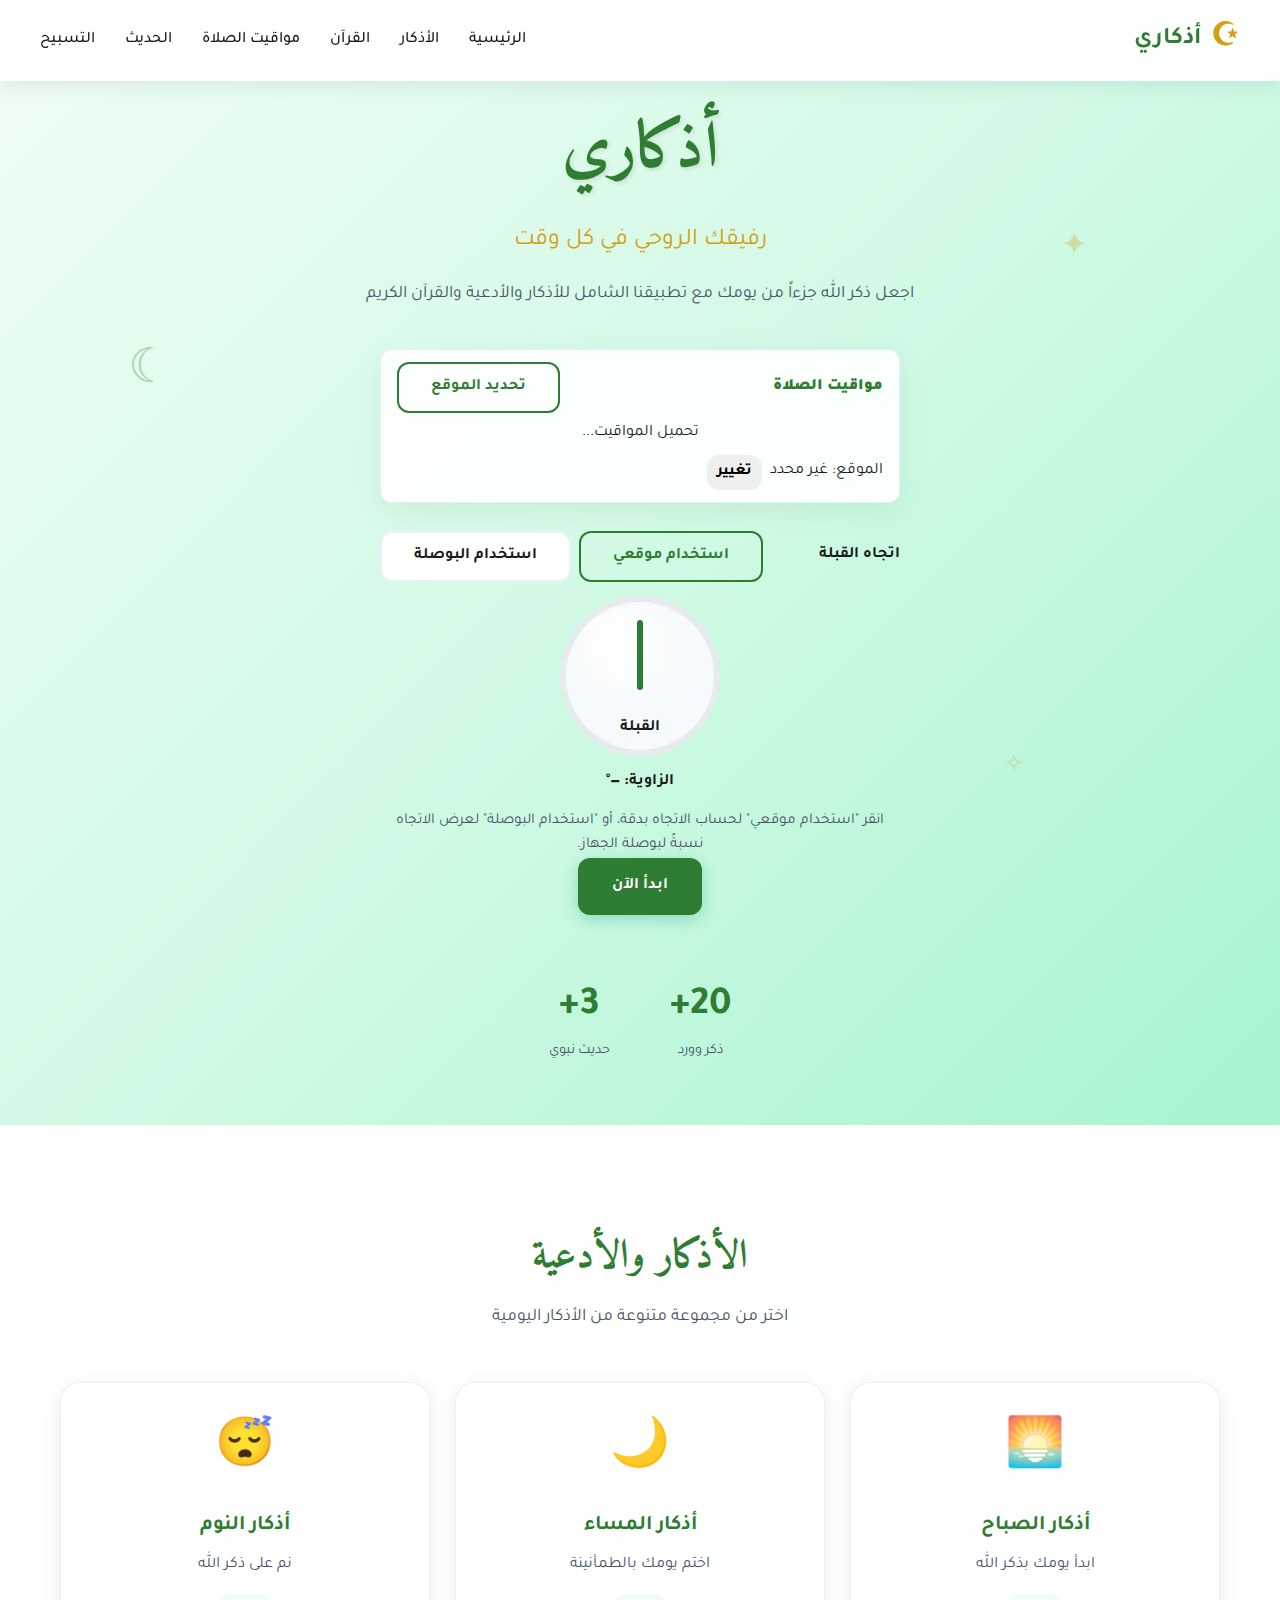
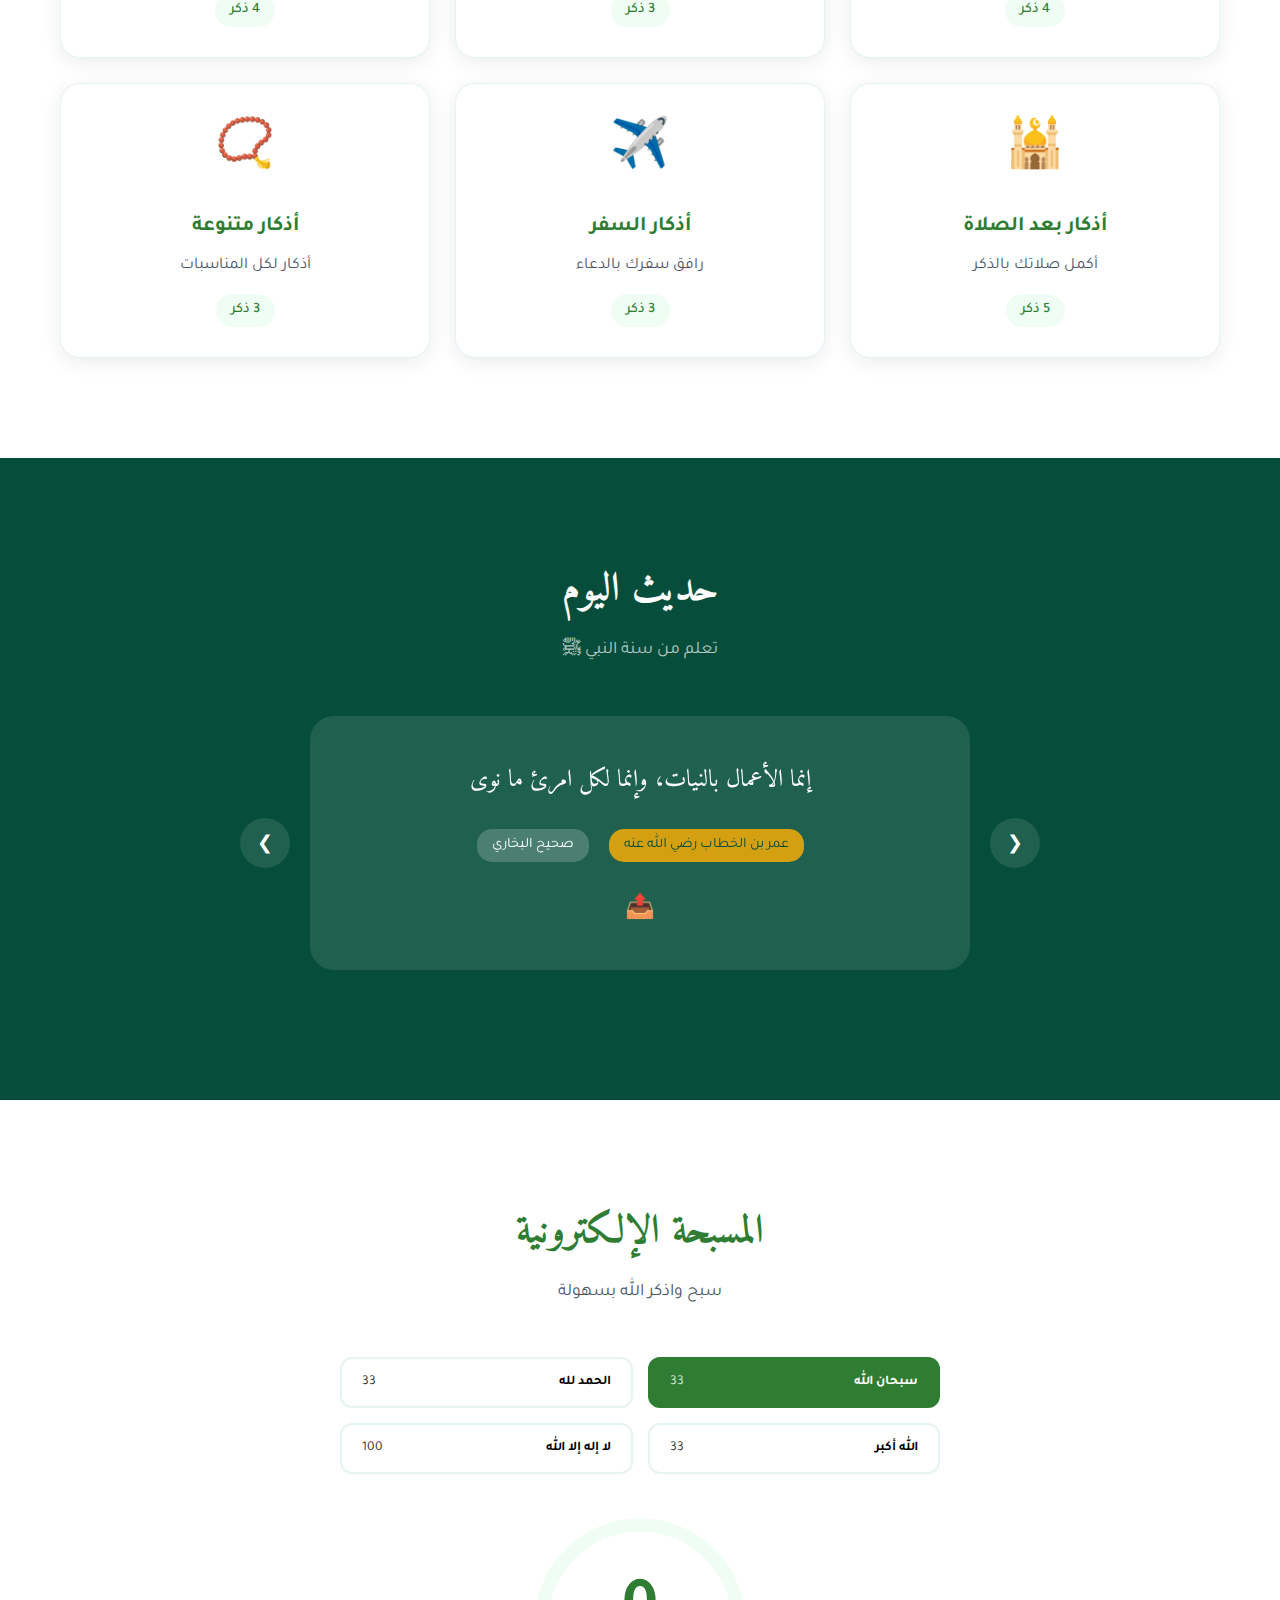
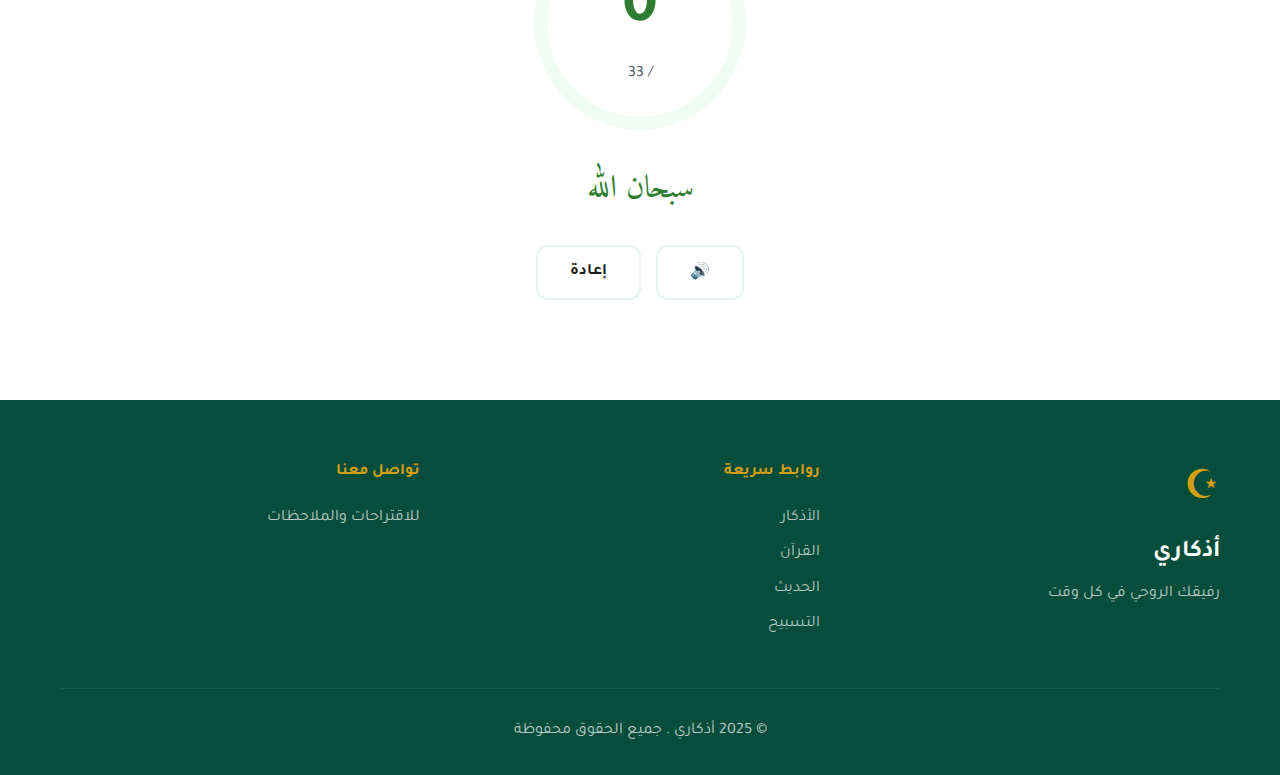
<file: index.html>
<!DOCTYPE html>
<html lang="ar" dir="rtl">
<head>
    <meta charset="UTF-8">
    <meta name="viewport" content="width=device-width, initial-scale=1.0">
    <meta name="referrer" content="no-referrer"/>
    <title>أذكاري  - Smart Azkar</title>
    <meta name="description" content="تطبيق إسلامي شامل للأذكار والقرآن والأحاديث والتسبيح">
    <link rel="preconnect" href="https://fonts.googleapis.com">
    <link rel="preconnect" href="https://fonts.gstatic.com" crossorigin>
    <link href="https://fonts.googleapis.com/css2?family=Amiri:wght@400;700&family=Tajawal:wght@300;400;500;700&display=swap" rel="stylesheet">
    <link rel="stylesheet" href="styles.css">
    <!-- styles loaded from styles.css -->
</head>
<body>
    <!-- Header -->
    <header class="header">
        <nav class="nav">
            <div class="logo">
                <span class="logo-icon">☪</span>
                <span class="logo-text">أذكاري</span>
            </div>
            <ul class="nav-links">
                <li><a href="#home">الرئيسية</a></li>
                <li><a href="#azkar">الأذكار</a></li>
                <li><a href="quran/index.html">القرآن</a></li>
                <li><a href="prayer.html">مواقيت الصلاة</a></li>
                <li><a href="#hadith">الحديث</a></li>
                <li><a href="#tasbeeh">التسبيح</a></li>
            </ul>
            <button class="mobile-menu-btn" onclick="toggleMobileMenu()">☰</button>
        </nav>
        <div class="mobile-menu" id="mobileMenu">
            <a href="#home" onclick="closeMobileMenu()">الرئيسية</a>
            <a href="#azkar" onclick="closeMobileMenu()">الأذكار</a>
            <a href="quran/index.html" onclick="closeMobileMenu()">القرآن</a>
            <a href="prayer.html" onclick="closeMobileMenu()">مواقيت الصلاة</a>
            <a href="#hadith" onclick="closeMobileMenu()">الحديث</a>
            <a href="#tasbeeh" onclick="closeMobileMenu()">التسبيح</a>
        </div>
    </header>

    <!-- Hero Section -->
    <section class="hero" id="home">
        <div class="hero-decorations">
            <span class="decoration star">✦</span>
            <span class="decoration moon">☾</span>
            <span class="decoration sparkle">✧</span>
        </div>
        <div class="hero-content">
            <h1 class="hero-title">أذكاري </h1>
            <p class="hero-subtitle">رفيقك الروحي في كل وقت</p>
            <p class="hero-description">
                اجعل ذكر الله جزءاً من يومك مع تطبيقنا الشامل للأذكار والأدعية والقرآن الكريم
            </p>
            <!-- Prayer times widget -->
            <div id="prayer"></div>
            <div class="hero-prayer-widget" id="prayerWidget">
                <div class="prayer-header">
                    <strong>مواقيت الصلاة</strong>
                    <button class="btn btn-outline" id="prayerSettingsBtn">تحديد الموقع</button>
                </div>
                <div class="prayer-list" id="prayerList">
                    <p class="muted">تحميل المواقيت...</p>
                </div>
                <div style="margin-top:8px;display:flex;gap:8px;align-items:center;">
                    <div class="muted" id="prayerLocationDisplay">الموقع: <span id="prayerLocationName">غير محدد</span></div>
                    <button class="btn btn-small" id="editPrayerLocationBtn" style="padding:6px 8px;">تغيير</button>
                </div>
            </div>
            <!-- Qibla Finder (moved to main interface) -->
            <div id="qiblaFinder" style="margin:18px auto 0;max-width:520px;display:flex;gap:14px;align-items:center;flex-direction:column;">
                <div style="display:flex;gap:12px;width:100%;justify-content:space-between;align-items:center;">
                    <strong>اتجاه القبلة</strong>
                    <div style="display:flex;gap:8px;align-items:center;">
                        <button class="btn btn-outline" id="qiblaUseGeoBtn">استخدام موقعي</button>
                        <button class="btn btn-secondary" id="qiblaUseDeviceBtn">استخدام البوصلة</button>
                    </div>
                </div>
                <div id="qiblaCompass" style="width:160px;height:160px;border-radius:50%;border:6px solid rgba(0,0,0,0.06);display:flex;align-items:center;justify-content:center;position:relative;background:radial-gradient(circle at 40% 30%, #fff 0%, #f7fafc 40%);">
                    <div id="qiblaArrow" style="width:6px;height:70px;background:var(--primary);position:absolute;top:18px;border-radius:6px;transform-origin:50% 80%;transform:rotate(0deg);"></div>
                    <div style="position:absolute;bottom:8px;font-weight:700;">القبلة</div>
                </div>
                <div id="qiblaDegree" style="font-weight:700;color:var(--foreground);">الزاوية: —°</div>
                <div id="qiblaHelp" style="color:var(--foreground-light);font-size:0.95rem;">انقر "استخدام موقعي" لحساب الاتجاه بدقة، أو "استخدام البوصلة" لعرض الاتجاه نسبةً لبوصلة الجهاز.</div>
            </div>
            <div class="hero-buttons">
                <a href="#azkar" class="btn btn-primary">ابدأ الآن</a>
            </div>
            <div class="hero-stats">
                <div class="stat">
                    <span class="stat-number">20+</span>
                    <span class="stat-label">ذكر وورد</span>
                </div>
                <div class="stat">
                    <span class="stat-number">3+</span>
                    <span class="stat-label">حديث نبوي</span>
                </div>
                
            </div>
        </div>
    </section>

        <!-- Location modal for prayer settings (same as prayer.html) -->
        <div id="locationModal" class="modal">
            <div class="modal-content" style="max-width:420px;direction:rtl;text-align:right;">
                <div class="modal-header">
                    <h3>تحديد المدينة</h3>
                    <button class="modal-close" id="closeLocationModal">×</button>
                </div>
                <div class="modal-body">
                    <label>المدينة (مثال: Riyadh):<br><input type="text" id="locCity" style="width:100%;padding:8px;margin-top:6px;" placeholder="المدينة"></label>
                    <label style="margin-top:10px;display:block;">الدولة (اختياري - مثال: Saudi Arabia):<br><input type="text" id="locCountry" style="width:100%;padding:8px;margin-top:6px;" placeholder="الدولة"></label>
                    <p class="muted" style="margin-top:8px;">يمكنك ترك الدولة فارغة إذا أردت. انقر حفظ لاختبار المواقيت.</p>
                </div>
                <div class="modal-footer" style="text-align:left;margin-top:12px;">
                    <button class="btn btn-secondary" id="saveLocationBtn">حفظ</button>
                    <button class="btn btn-outline" id="cancelLocationBtn">إلغاء</button>
                </div>
            </div>
        </div>
        <!-- Geolocation permission help modal -->
        <div id="locationPermissionModal" class="modal">
            <div class="modal-content" style="max-width:520px;direction:rtl;text-align:right;padding:20px;">
                <div class="modal-header">
                    <h3>الوصول إلى الموقع</h3>
                    <button class="modal-close" id="closePermissionModal">×</button>
                </div>
                <div class="modal-body">
                    <p>تعذر الوصول إلى موقعك. يرجى التحقق من إعدادات أذونات الموقع في متصفحك أو نظام التشغيل ثم المحاولة مرة أخرى.</p>
                    <ol>
                        <li>تأكد من أن المتصفح لديه إذن الوصول إلى الموقع.</li>
                        <li>على الهاتف: افتح إعدادات التطبيق أو إعدادات المتصفح واختر السماح بالموقع.</li>
                        <li>أعد تحميل الصفحة ثم اضغط "إعادة المحاولة".</li>
                    </ol>
                    <p class="muted">إذا لم تنجح، يمكنك إدخال مدينتك يدوياً واستخدام زر "استخدام موقعي" مرة أخرى بعد تعديل الأذونات.</p>
                </div>
                <div class="modal-footer" style="text-align:left;">
                    <button class="btn btn-primary" id="retryGeolocationBtn">إعادة المحاولة</button>
                    <button class="btn btn-outline" id="dismissPermissionModal">إغلاق</button>
                </div>
            </div>
        </div>

    <!-- Azkar Section -->
    <section class="azkar-section" id="azkar">
        <div class="container">
            <div class="section-header">
                <h2 class="section-title">الأذكار والأدعية</h2>
                <p class="section-subtitle">اختر من مجموعة متنوعة من الأذكار اليومية</p>
            </div>
            <div class="azkar-grid">
                <div class="azkar-card" onclick="openAzkarModal('morning')">
                    <div class="azkar-icon">🌅</div>
                    <h3>أذكار الصباح</h3>
                    <p>ابدأ يومك بذكر الله</p>
                    <span class="azkar-count">4 ذكر</span>
                </div>
                <div class="azkar-card" onclick="openAzkarModal('evening')">
                    <div class="azkar-icon">🌙</div>
                    <h3>أذكار المساء</h3>
                    <p>اختم يومك بالطمأنينة</p>
                    <span class="azkar-count">3 ذكر</span>
                </div>
                <div class="azkar-card" onclick="openAzkarModal('sleep')">
                    <div class="azkar-icon">😴</div>
                    <h3>أذكار النوم</h3>
                    <p>نم على ذكر الله</p>
                    <span class="azkar-count">4 ذكر</span>
                </div>
                <div class="azkar-card" onclick="openAzkarModal('prayer')">
                    <div class="azkar-icon">🕌</div>
                    <h3>أذكار بعد الصلاة</h3>
                    <p>أكمل صلاتك بالذكر</p>
                    <span class="azkar-count">5 ذكر</span>
                </div>
                <div class="azkar-card" onclick="openAzkarModal('travel')">
                    <div class="azkar-icon">✈️</div>
                    <h3>أذكار السفر</h3>
                    <p>رافق سفرك بالدعاء</p>
                    <span class="azkar-count">3 ذكر</span>
                </div>
                <div class="azkar-card" onclick="openAzkarModal('general')">
                    <div class="azkar-icon">📿</div>
                    <h3>أذكار متنوعة</h3>
                    <p>أذكار لكل المناسبات</p>
                    <span class="azkar-count">3 ذكر</span>
                </div>
            </div>
        </div>
    </section>


    <!-- Hadith Section -->
    <section class="hadith-section" id="hadith">
        <div class="container">
            <div class="section-header">
                <h2 class="section-title">حديث اليوم</h2>
                <p class="section-subtitle">تعلم من سنة النبي ﷺ</p>
            </div>
            <div class="hadith-carousel">
                <button class="carousel-btn prev" onclick="prevHadith()">❮</button>
                <div class="hadith-card" id="hadithCard">
                    <div class="hadith-content">
                        <p class="hadith-text" id="hadithText"></p>
                        <div class="hadith-info">
                            <span class="hadith-narrator" id="hadithNarrator"></span>
                            <span class="hadith-source" id="hadithSource"></span>
                        </div>
                    </div>
                    <div class="hadith-actions">
                        <button class="btn-icon" onclick="shareHadith()">📤</button>
                    </div>
                </div>
                <button class="carousel-btn next" onclick="nextHadith()">❯</button>
            </div>
            <div class="hadith-dots" id="hadithDots"></div>
        </div>
    </section>

    <!-- Tasbeeh Section -->
    <section class="tasbeeh-section" id="tasbeeh">
        <div class="container">
            <div class="section-header">
                <h2 class="section-title">المسبحة الإلكترونية</h2>
                <p class="section-subtitle">سبح واذكر الله بسهولة</p>
            </div>
            <div class="tasbeeh-container">
                <div class="tasbeeh-options">
                    <button class="tasbeeh-option active" data-target="33" onclick="selectTasbeeh(this, 'سبحان الله', 33)">
                        <span class="option-text">سبحان الله</span>
                        <span class="option-count">33</span>
                    </button>
                    <button class="tasbeeh-option" data-target="33" onclick="selectTasbeeh(this, 'الحمد لله', 33)">
                        <span class="option-text">الحمد لله</span>
                        <span class="option-count">33</span>
                    </button>
                    <button class="tasbeeh-option" data-target="33" onclick="selectTasbeeh(this, 'الله أكبر', 33)">
                        <span class="option-text">الله أكبر</span>
                        <span class="option-count">33</span>
                    </button>
                    <button class="tasbeeh-option" data-target="100" onclick="selectTasbeeh(this, 'لا إله إلا الله', 100)">
                        <span class="option-text">لا إله إلا الله</span>
                        <span class="option-count">100</span>
                    </button>
                </div>
                <div class="tasbeeh-counter">
                    <div class="counter-circle" onclick="incrementCounter()">
                        <svg class="progress-ring" viewBox="0 0 200 200">
                            <circle class="progress-ring-bg" cx="100" cy="100" r="90"></circle>
                            <circle class="progress-ring-fill" id="progressRing" cx="100" cy="100" r="90"></circle>
                        </svg>
                        <div class="counter-content">
                            <span class="counter-number" id="counterNumber">0</span>
                            <span class="counter-target" id="counterTarget">/ 33</span>
                        </div>
                    </div>
                    <div class="tasbeeh-text">
                        <p class="tasbeeh-arabic" id="tasbeehArabic">سبحان الله</p>
                        <p class="tasbeeh-translation" id="tasbeehTranslation"></p>
                    </div>
                    <div class="tasbeeh-controls">
                        <button class="btn btn-secondary" onclick="toggleSound()">
                            <span id="soundIcon">🔊</span>
                        </button>
                        <button class="btn btn-secondary" onclick="resetCounter()">إعادة</button>
                    </div>
                </div>
            </div>
        </div>
    </section>

    <!-- Footer -->
    <footer class="footer">
        <div class="container">
            <div class="footer-content">
                <div class="footer-brand">
                    <span class="logo-icon">☪</span>
                    <span class="logo-text">أذكاري </span>
                    <p>رفيقك الروحي في كل وقت</p>
                </div>
                <div class="footer-links">
                    <h4>روابط سريعة</h4>
                    <a href="#azkar">الأذكار</a>
                        <a href="quran/index.html">القرآن</a>
                        <a href="#hadith">الحديث</a>
                        <a href="#tasbeeh">التسبيح</a>
                </div>
                <div class="footer-contact">
                    <h4>تواصل معنا</h4>
                    <p>للاقتراحات والملاحظات</p>
                </div>
            </div>
            <div class="footer-bottom">
                <p>© 2025 أذكاري . جميع الحقوق محفوظة</p>
            </div>
        </div>
    </footer>

    <!-- Azkar Modal -->
    <div class="modal" id="azkarModal">
        <div class="modal-content">
            <div class="modal-header">
                <h3 id="modalTitle">أذكار الصباح</h3>
                <button class="modal-close" onclick="closeAzkarModal()">×</button>
            </div>
            <div class="modal-body" id="modalBody">
                <!-- Azkar will be loaded here -->
            </div>
        </div>
    </div>

    <script src="script.js"></script>
    <!-- Toast container -->
    <div id="toastContainer" aria-live="polite" aria-atomic="true" style="position:fixed;bottom:20px;left:20px;z-index:9999"></div>
</body>
</html>
</file>
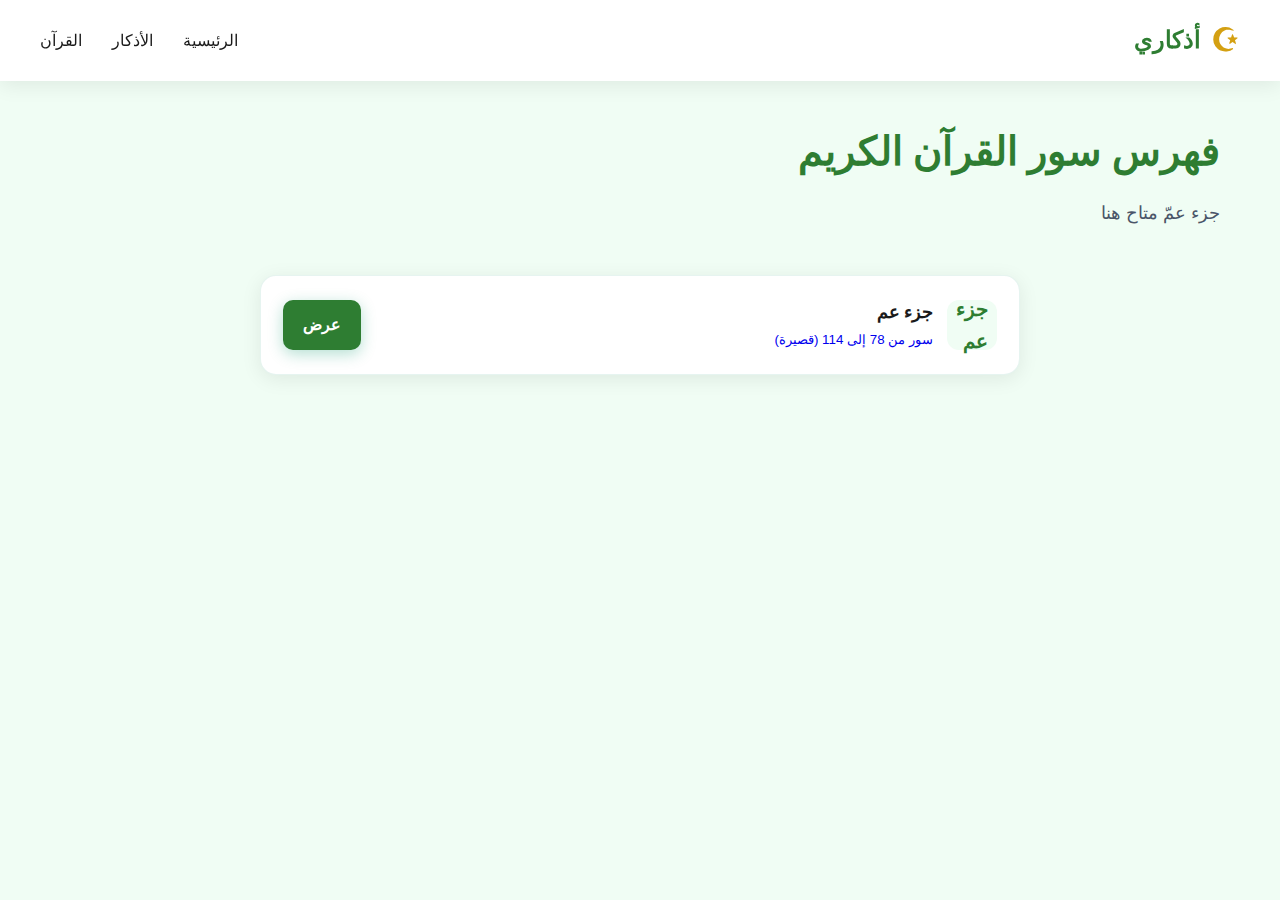
<file: quran/index.html>
<!doctype html>
<html lang="ar" dir="rtl">
<head>
  <meta charset="utf-8">
  <meta name="referrer" content="no-referrer"/>
  <meta name="viewport" content="width=device-width,initial-scale=1">
  <title>فهرس القرآن — أذكاري الذكية</title>
  <link rel="stylesheet" href="../styles.css">
</head>
<body>
  <header class="header">
    <nav class="nav">
      <div class="logo"><span class="logo-icon">☪</span><span class="logo-text">أذكاري</span></div>
      <ul class="nav-links">
        <li><a href="../index.html">الرئيسية</a></li>
        <li><a href="../azkar.html">الأذكار</a></li>
        <li><a href="../quran/index.html" class="active">القرآن</a></li>
      </ul>
    </nav>
  </header>

  <main class="container" id="top" style="padding-top:120px;text-align:right;">
    <h1 class="section-title">فهرس سور القرآن الكريم</h1>
    <p class="section-subtitle">جزء عمّ متاح هنا</p>

    <div style="display:flex;justify-content:center;align-items:center;padding:48px 0;">
      <a href="./juz30.html" class="surah-card" style="max-width:760px;width:100%;display:flex;align-items:center;justify-content:space-between;padding:22px;border-radius:16px;text-decoration:none;">
        <div style="display:flex;gap:14px;align-items:center;">
          <span class="surah-number" style="font-size:1.25rem;font-weight:800;background:var(--background);padding:10px 14px;border-radius:12px;color:var(--primary);">جزء عم</span>
          <div class="surah-info" style="text-align:right;">
            <h4 style="margin:0;font-family:var(--font-arabic);">جزء عم</h4>
            <small class="muted">سور من 78 إلى 114 (قصيرة)</small>
          </div>
        </div>
        <span class="btn btn-primary" style="padding:10px 18px;border-radius:10px;">عرض</span>
      </a>
    </div>
  </main>

  <script src="../script.js"></script>
</body>
</html>
</file>
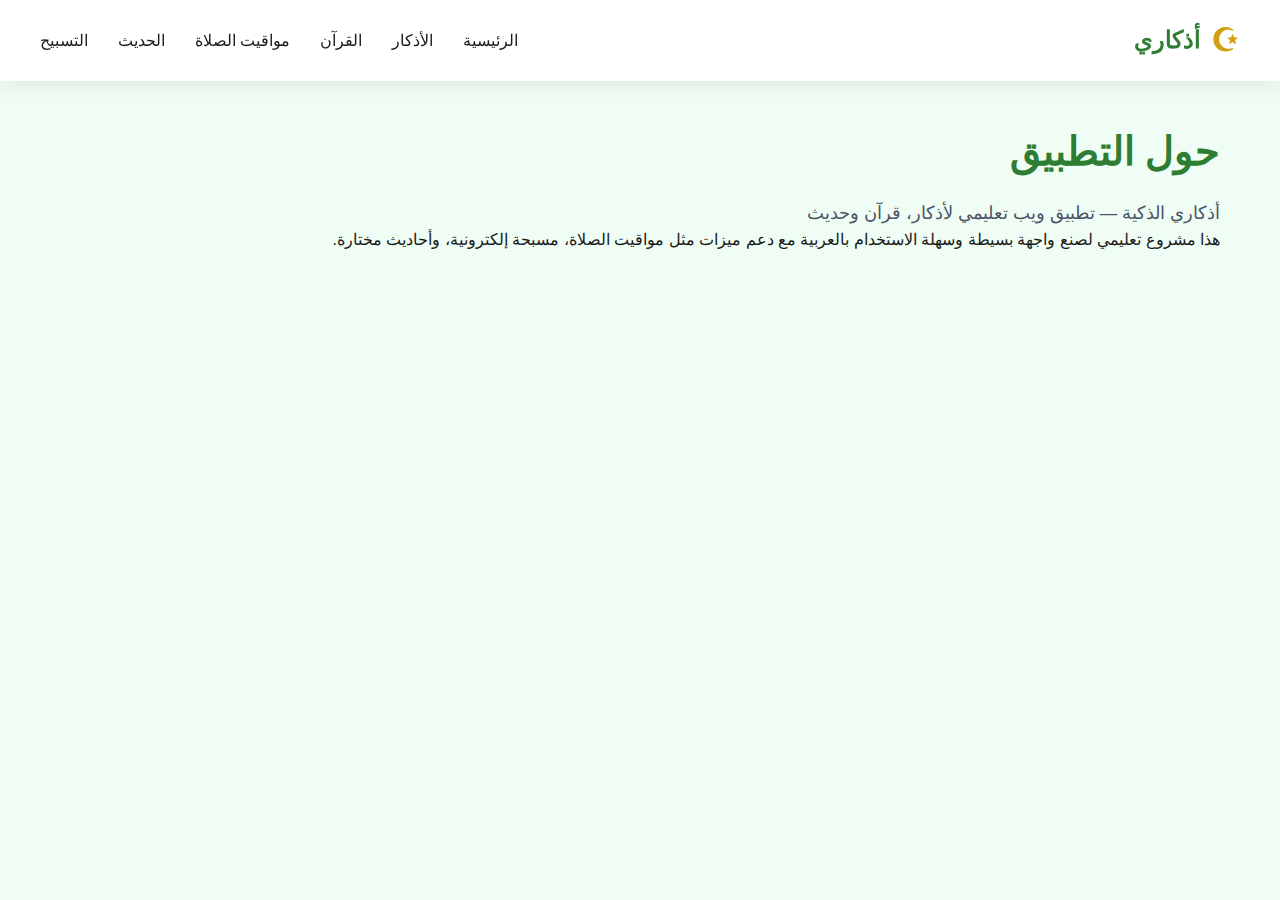
<file: about.html>
<!DOCTYPE html>
<html lang="ar" dir="rtl">
<head>
  <meta charset="utf-8">
  <meta name="viewport" content="width=device-width, initial-scale=1">
  <title>حول التطبيق - أذكاري الذكية</title>
  <link rel="stylesheet" href="styles.css">
</head>
<body>
  <header class="header">
    <nav class="nav">
      <div class="logo"><span class="logo-icon">☪</span><span class="logo-text">أذكاري</span></div>
      <ul class="nav-links">
        <li><a href="index.html">الرئيسية</a></li>
        <li><a href="azkar.html">الأذكار</a></li>
        <li><a href="quran/index.html">القرآن</a></li>
        <li><a href="prayer.html">مواقيت الصلاة</a></li>
        <li><a href="hadith.html">الحديث</a></li>
        <li><a href="tasbeeh.html">التسبيح</a></li>
      </ul>
    </nav>
  </header>

  <main class="container" style="padding-top:120px;">
    <h2 class="section-title">حول التطبيق</h2>
    <p class="section-subtitle">أذكاري الذكية — تطبيق ويب تعليمي لأذكار، قرآن وحديث</p>
    <p>هذا مشروع تعليمي لصنع واجهة بسيطة وسهلة الاستخدام بالعربية مع دعم ميزات مثل مواقيت الصلاة، مسبحة إلكترونية، وأحاديث مختارة.</p>
  </main>

  <script src="script.js"></script>
</body>
</html>
</file>
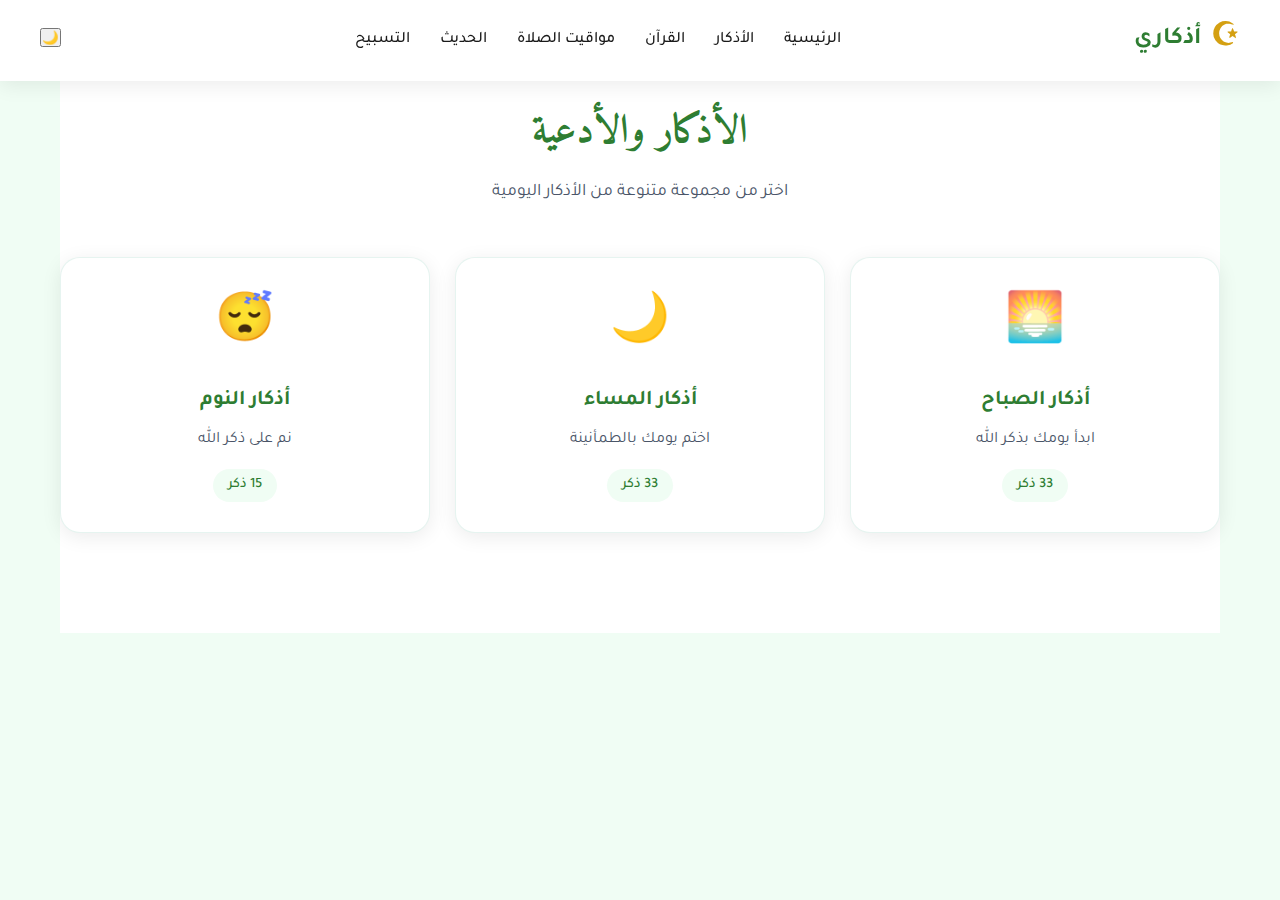
<file: azkar.html>
<!DOCTYPE html>
<html lang="ar" dir="rtl">
<head>
    <meta charset="utf-8">
    <meta name="viewport" content="width=device-width, initial-scale=1">
    <title>الأذكار - أذكاري الذكية</title>
    <link href="https://fonts.googleapis.com/css2?family=Amiri:wght@400;700&family=Tajawal:wght@300;400;500;700&display=swap" rel="stylesheet">
    <link rel="stylesheet" href="styles.css">
</head>
<body>
    <!-- Header (shared) -->
    <header class="header">
        <nav class="nav">
            <div class="logo"><span class="logo-icon">☪</span><span class="logo-text">أذكاري</span></div>
            <ul class="nav-links">
                <li><a href="index.html">الرئيسية</a></li>
                <li><a href="azkar.html" class="active">الأذكار</a></li>
                <li><a href="quran/index.html">القرآن</a></li>
                <li><a href="prayer.html">مواقيت الصلاة</a></li>
                <li><a href="hadith.html">الحديث</a></li>
                <li><a href="tasbeeh.html">التسبيح</a></li>
            </ul>
            <div class="nav-actions">
                <button id="toggle-theme" class="theme-toggle">🌙</button>
                <button class="mobile-menu-btn" onclick="toggleMobileMenu()">☰</button>
            </div>
        </nav>
        <div class="mobile-menu" id="mobileMenu">
            <a href="index.html" onclick="closeMobileMenu()">الرئيسية</a>
            <a href="azkar.html" onclick="closeMobileMenu()">الأذكار</a>
            <a href="quran/index.html" onclick="closeMobileMenu()">القرآن</a>
            <a href="prayer.html" onclick="closeMobileMenu()">مواقيت الصلاة</a>
            <a href="hadith.html" onclick="closeMobileMenu()">الحديث</a>
            <a href="tasbeeh.html" onclick="closeMobileMenu()">التسبيح</a>
        </div>
    </header>

    <main class="container">
        <section class="azkar-section">
            <div class="section-header"><h2 class="section-title">الأذكار والأدعية</h2><p class="section-subtitle">اختر من مجموعة متنوعة من الأذكار اليومية</p></div>
            <div class="azkar-grid">
                <div class="azkar-card" onclick="openAzkarModal('morning')">
                    <div class="azkar-icon">🌅</div>
                    <h3>أذكار الصباح</h3>
                    <p>ابدأ يومك بذكر الله</p>
                    <span class="azkar-count">33 ذكر</span>
                </div>
                <div class="azkar-card" onclick="openAzkarModal('evening')">
                    <div class="azkar-icon">🌙</div>
                    <h3>أذكار المساء</h3>
                    <p>اختم يومك بالطمأنينة</p>
                    <span class="azkar-count">33 ذكر</span>
                </div>
                <div class="azkar-card" onclick="openAzkarModal('sleep')">
                    <div class="azkar-icon">😴</div>
                    <h3>أذكار النوم</h3>
                    <p>نم على ذكر الله</p>
                    <span class="azkar-count">15 ذكر</span>
                </div>
            </div>
        </section>
    </main>

    <div class="modal" id="azkarModal"><div class="modal-content"><div class="modal-header"><h3 id="modalTitle">أذكار</h3><button class="modal-close" onclick="closeAzkarModal()">×</button></div><div class="modal-body" id="modalBody"></div></div></div>

    <script src="script.js"></script>
</body>
</html>
</file>
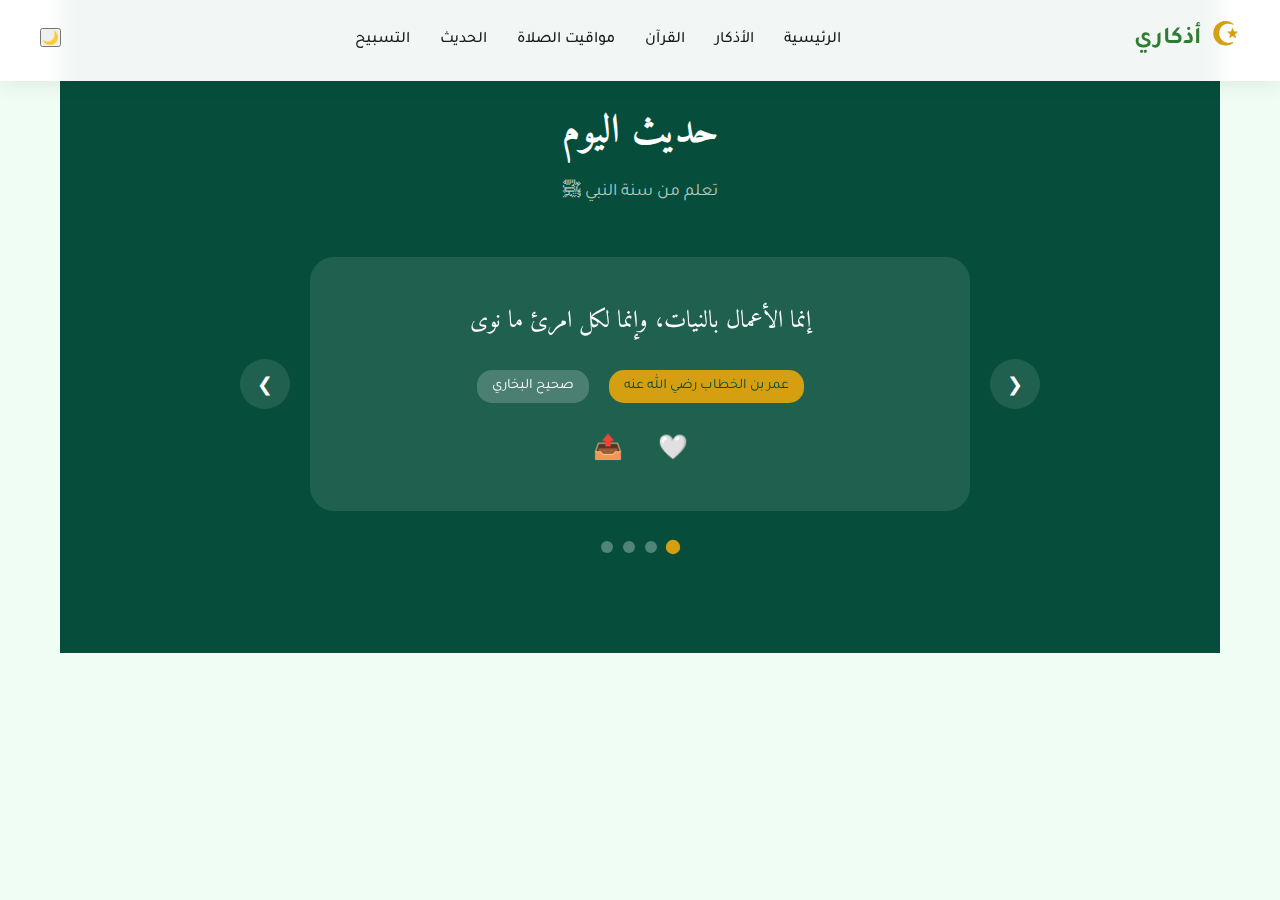
<file: hadith.html>
<!DOCTYPE html>
<html lang="ar" dir="rtl">
<head>
    <meta charset="utf-8">
    <meta name="viewport" content="width=device-width, initial-scale=1">
    <title>الأحاديث - أذكاري الذكية</title>
    <link href="https://fonts.googleapis.com/css2?family=Amiri:wght@400;700&family=Tajawal:wght@300;400;500;700&display=swap" rel="stylesheet">
    <link rel="stylesheet" href="styles.css">
</head>
<body>
    <header class="header">
        <nav class="nav">
            <div class="logo"><span class="logo-icon">☪</span><span class="logo-text">أذكاري</span></div>
            <ul class="nav-links">
                <li><a href="index.html">الرئيسية</a></li>
                <li><a href="azkar.html">الأذكار</a></li>
                <li><a href="quran/index.html">القرآن</a></li>
                <li><a href="prayer.html">مواقيت الصلاة</a></li>
                <li><a href="hadith.html" class="active">الحديث</a></li>
                <li><a href="tasbeeh.html">التسبيح</a></li>
            </ul>
            <div class="nav-actions">
                <button id="toggle-theme" class="theme-toggle">🌙</button>
                <button class="mobile-menu-btn" onclick="toggleMobileMenu()">☰</button>
            </div>
        </nav>
        <div class="mobile-menu" id="mobileMenu">
            <a href="index.html" onclick="closeMobileMenu()">الرئيسية</a>
            <a href="azkar.html" onclick="closeMobileMenu()">الأذكار</a>
            <a href="quran/index.html" onclick="closeMobileMenu()">القرآن</a>
            <a href="prayer.html" onclick="closeMobileMenu()">مواقيت الصلاة</a>
            <a href="hadith.html" onclick="closeMobileMenu()">الحديث</a>
            <a href="tasbeeh.html" onclick="closeMobileMenu()">التسبيح</a>
        </div>
    </header>

    <main class="container">
        <section class="hadith-section">
            <div class="section-header"><h2 class="section-title">حديث اليوم</h2><p class="section-subtitle">تعلم من سنة النبي ﷺ</p></div>
            <div class="hadith-carousel">
                <button class="carousel-btn prev" onclick="prevHadith()">❮</button>
                <div class="hadith-card" id="hadithCard">
                    <div class="hadith-content">
                        <p class="hadith-text" id="hadithText"></p>
                        <div class="hadith-info"><span class="hadith-narrator" id="hadithNarrator"></span><span class="hadith-source" id="hadithSource"></span></div>
                    </div>
                    <div class="hadith-actions">
                        <button class="btn-icon" onclick="toggleLikeHadith()" id="likeBtn">🤍</button>
                        <button class="btn-icon" onclick="shareHadith()">📤</button>
                    </div>
                </div>
                <button class="carousel-btn next" onclick="nextHadith()">❯</button>
            </div>
            <div class="hadith-dots" id="hadithDots"></div>
        </section>
    </main>

    <script src="script.js"></script>
</body>
</html>
</file>
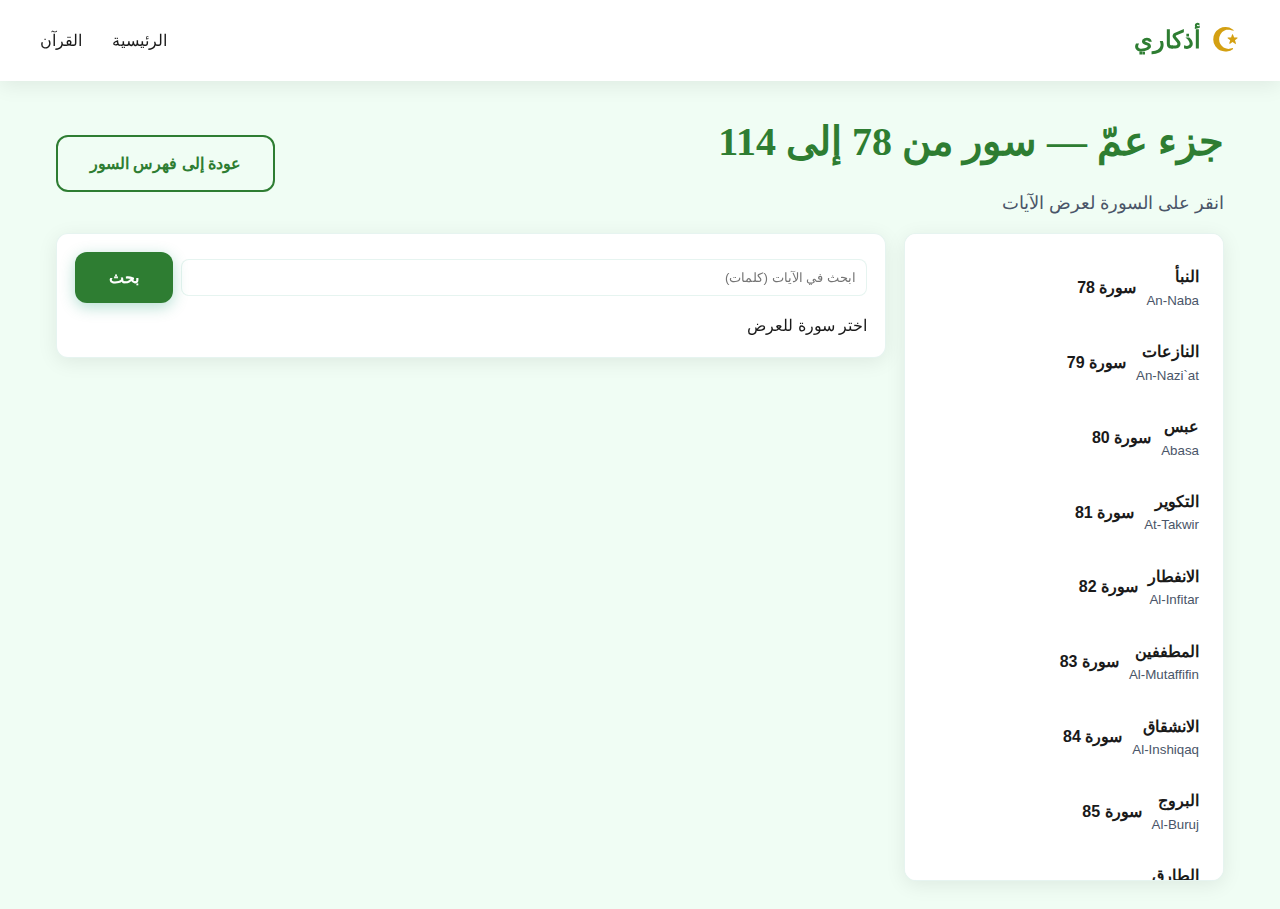
<file: juz30.html>
<!DOCTYPE html>
<html lang="ar" dir="rtl">
<head>
  <meta charset="UTF-8">
  <meta name="referrer" content="no-referrer"/>
  <meta name="viewport" content="width=device-width,initial-scale=1">
  <title>جزء عمّ — أذكاري الذكية</title>
  <link rel="stylesheet" href="../styles.css">
  <style>
    .juz-container { padding: 28px 16px; }
    .juz-grid { display: grid; grid-template-columns: 320px 1fr; gap: 18px; align-items:start; }
    .juz-list { background: var(--card-bg); border:1px solid var(--card-border); border-radius:12px; padding:12px; box-shadow: var(--shadow); max-height:72vh; overflow:auto; }
    .juz-list .item { padding:10px 12px; margin:8px 0; border-radius:8px; cursor:pointer; display:flex; gap:10px; align-items:center; }
    .juz-list .item:hover { background: #f0fff4; }
    .juz-list .item.active { background: var(--primary); color:#fff; }
    .verse-panel { background: var(--card-bg); border:1px solid var(--card-border); border-radius:12px; padding:18px; box-shadow: var(--shadow); max-height:78vh; overflow:auto; }
    .verse-panel h2 { font-family: var(--font-arabic); margin-bottom:8px; }
    .verse { background: transparent; padding:10px 12px; margin:6px 0; border-radius:8px; font-size:20px; line-height:2; }
    .verse .vnum { display:inline-block; min-width:42px; text-align:center; background:var(--background); color:var(--foreground-light); border-radius:10px; padding:6px 8px; margin-left:12px; }
    .search-row { display:flex; gap:8px; align-items:center; margin-bottom:10px; }
    @media (max-width:800px) { .juz-grid { grid-template-columns: 1fr; } .juz-list{max-height:240px;} }
  </style>
</head>
<body>

  <header class="header">
    <nav class="nav">
      <div class="logo"><span class="logo-icon">☪</span><span class="logo-text">أذكاري</span></div>
      <ul class="nav-links">
        <li><a href="../index.html">الرئيسية</a></li>
        <li><a href="../quran/index.html" class="active">القرآن</a></li>
      </ul>
    </nav>
  </header>

  <main class="container juz-container" style="padding-top:110px;">
    <div style="display:flex;justify-content:space-between;align-items:center;margin-bottom:16px;">
      <div>
        <h1 class="section-title">جزء عمّ — سور من 78 إلى 114</h1>
        <p class="section-subtitle">انقر على السورة لعرض الآيات</p>
      </div>
      <div>
        <a href="../quran/index.html" class="btn btn-outline">عودة إلى فهرس السور</a>
      </div>
    </div>

    <div class="juz-grid">
      <div class="juz-list" id="suraList" role="navigation" aria-label="قائمة سور جزء عم"></div>
      <div class="verse-panel" id="versePanel">
        <div class="search-row">
          <input id="searchInput" placeholder="ابحث في الآيات (كلمات)" style="flex:1;padding:10px;border-radius:8px;border:1px solid var(--card-border);" />
          <button id="searchBtn" class="btn btn-primary">بحث</button>
        </div>
        <div id="verseContent"><p class="muted">اختر سورة للعرض</p></div>
      </div>
    </div>
  </main>

  <script src="juz30.js"></script>
</body>
</html>
</file>
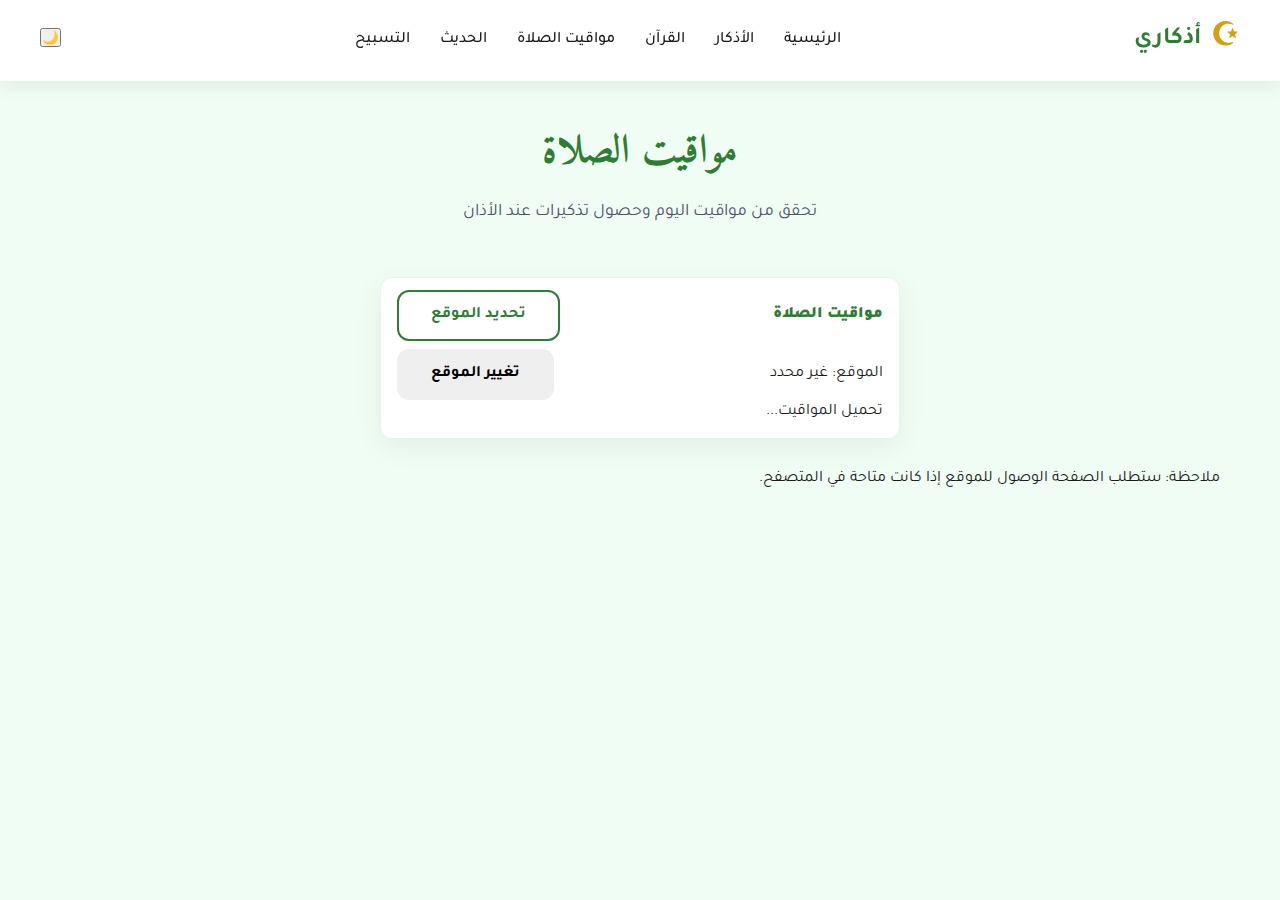
<file: prayer.html>
<!DOCTYPE html>
<html lang="ar" dir="rtl">
<head>
    <meta charset="utf-8">
    <meta name="viewport" content="width=device-width, initial-scale=1">
    <title>مواقيت الصلاة - أذكاري الذكية</title>
    <link href="https://fonts.googleapis.com/css2?family=Amiri:wght@400;700&family=Tajawal:wght@300;400;500;700&display=swap" rel="stylesheet">
    <link rel="stylesheet" href="styles.css">
</head>
<body>
    <header class="header">
        <nav class="nav">
            <div class="logo"><span class="logo-icon">☪</span><span class="logo-text">أذكاري</span></div>
            <ul class="nav-links">
                <li><a href="index.html">الرئيسية</a></li>
                <li><a href="azkar.html">الأذكار</a></li>
                <li><a href="quran/index.html">القرآن</a></li>
                <li><a href="prayer.html" class="active">مواقيت الصلاة</a></li>
                <li><a href="hadith.html">الحديث</a></li>
                <li><a href="tasbeeh.html">التسبيح</a></li>
            </ul>
            <div class="nav-actions">
                <button id="toggle-theme" class="theme-toggle">🌙</button>
                <button class="mobile-menu-btn" onclick="toggleMobileMenu()">☰</button>
            </div>
        </nav>
        <div class="mobile-menu" id="mobileMenu">
            <a href="index.html" onclick="closeMobileMenu()">الرئيسية</a>
            <a href="azkar.html" onclick="closeMobileMenu()">الأذكار</a>
            <a href="quran/index.html" onclick="closeMobileMenu()">القرآن</a>
            <a href="prayer.html" onclick="closeMobileMenu()">مواقيت الصلاة</a>
            <a href="hadith.html" onclick="closeMobileMenu()">الحديث</a>
            <a href="tasbeeh.html" onclick="closeMobileMenu()">التسبيح</a>
        </div>
    </header>

    <main class="container" style="padding-top:120px;">
        <div class="section-header">
            <h2 class="section-title">مواقيت الصلاة</h2>
            <p class="section-subtitle">تحقق من مواقيت اليوم وحصول تذكيرات عند الأذان</p>
        </div>

        <div class="hero-prayer-widget" id="prayerWidget">
            <div class="prayer-header">
                <strong>مواقيت الصلاة</strong>
                <button class="btn btn-outline" id="prayerSettingsBtn">تحديد الموقع</button>
            </div>
            <!-- Inline location display and editor for the standalone prayer page -->
            <div id="prayerInlineLocation" style="margin-top:8px;">
                <div id="inlineLocationDisplay" style="display:flex;gap:12px;align-items:center;justify-content:space-between;">
                    <div class="muted">الموقع: <span id="inlinePrayerLocationName">غير محدد</span></div>
                    <div style="display:flex;gap:8px;">
                        <button class="btn btn-small" id="toggleInlineLocationBtn">تغيير الموقع</button>
                    </div>
                </div>
                <div id="inlineLocationForm" style="display:none;margin-top:10px;">
                    <input id="inlineLocCity" type="text" placeholder="المدينة (مثال: Cairo)" style="padding:8px;width:48%;" />
                    <input id="inlineLocCountry" type="text" placeholder="الدولة (اختياري)" style="padding:8px;width:48%;" />
                    <div style="margin-top:8px;display:flex;gap:8px;">
                        <button class="btn btn-secondary" id="inlineSaveLocationBtn">حفظ</button>
                        <button class="btn btn-outline" id="inlineCancelLocationBtn">إلغاء</button>
                    </div>
                </div>
            </div>
            <!-- Qibla Finder moved to main interface -->
            <div class="prayer-list" id="prayerList">
                <p class="muted">تحميل المواقيت...</p>
            </div>
        </div>

        <div style="margin-top:18px;">
            <p class="muted">ملاحظة: ستطلب الصفحة الوصول للموقع إذا كانت متاحة في المتصفح.</p>
        </div>
        </main>

        <!-- Location modal for prayer settings -->
        <div id="locationModal" class="modal">
            <div class="modal-content" style="max-width:420px;direction:rtl;text-align:right;">
                <div class="modal-header">
                    <h3>تحديد المدينة</h3>
                    <button class="modal-close" id="closeLocationModal">×</button>
                </div>
                <div class="modal-body">
                    <label>المدينة (مثال: الرياض):<br><input type="text" id="locCity" style="width:100%;padding:8px;margin-top:6px;" placeholder="المدينة"></label>
                    <label style="margin-top:10px;display:block;">الدولة (اختياري - مثال: Egypt):<br><input type="text" id="locCountry" style="width:100%;padding:8px;margin-top:6px;" placeholder="الدولة"></label>
                    <p class="muted" style="margin-top:8px;">يمكنك ترك الدولة فارغة إذا أردت. انقر حفظ لاختبار المواقيت.</p>
                </div>
                <div class="modal-footer" style="text-align:left;margin-top:12px;">
                    <button class="btn btn-secondary" id="saveLocationBtn">حفظ</button>
                    <button class="btn btn-outline" id="cancelLocationBtn">إلغاء</button>
                </div>
            </div>
        </div>

        <script src="script.js"></script>
</body>
</html>
</file>
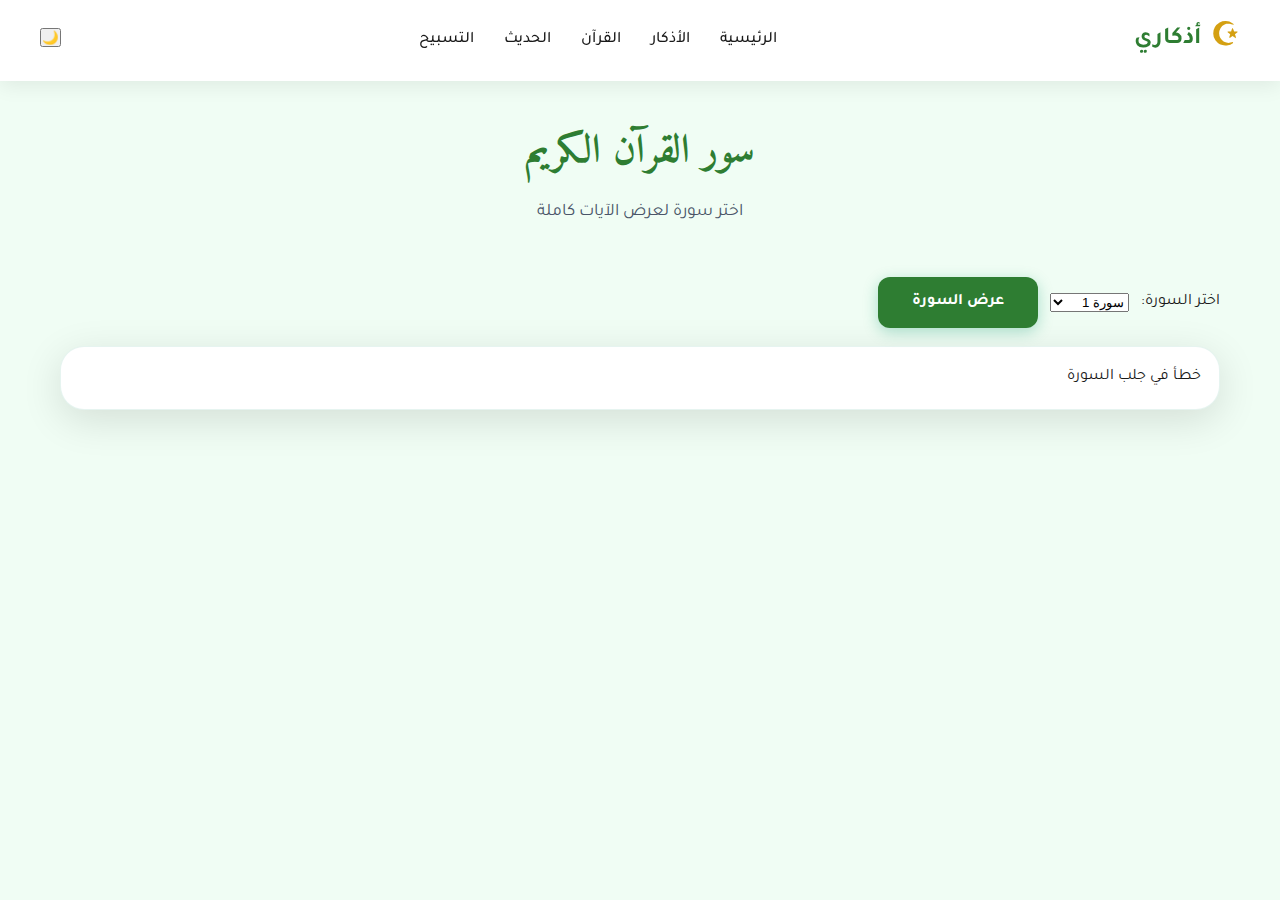
<file: quran.html>
<!DOCTYPE html>
<html lang="ar" dir="rtl">
<head>
    <meta charset="utf-8">
    <meta name="viewport" content="width=device-width, initial-scale=1">
    <title>القرآن الكريم - أذكاري الذكية</title>
    <link href="https://fonts.googleapis.com/css2?family=Amiri:wght@400;700&family=Tajawal:wght@300;400;500;700&display=swap" rel="stylesheet">
    <link rel="stylesheet" href="styles.css">
</head>
<body>
    <header class="header">
        <nav class="nav">
            <div class="logo"><span class="logo-icon">☪</span><span class="logo-text">أذكاري</span></div>
            <ul class="nav-links">
                <li><a href="index.html">الرئيسية</a></li>
                <li><a href="azkar.html">الأذكار</a></li>
                <li><a href="quran/index.html" class="active">القرآن</a></li>
                <li><a href="hadith.html">الحديث</a></li>
                <li><a href="tasbeeh.html">التسبيح</a></li>
            </ul>
            <div class="nav-actions">
                <button id="toggle-theme" class="theme-toggle">🌙</button>
                <button class="mobile-menu-btn" onclick="toggleMobileMenu()">☰</button>
            </div>
        </nav>
        <div class="mobile-menu" id="mobileMenu">
            <a href="index.html" onclick="closeMobileMenu()">الرئيسية</a>
            <a href="azkar.html" onclick="closeMobileMenu()">الأذكار</a>
            <a href="quran/index.html" onclick="closeMobileMenu()">القرآن</a>
            <a href="hadith.html" onclick="closeMobileMenu()">الحديث</a>
            <a href="tasbeeh.html" onclick="closeMobileMenu()">التسبيح</a>
        </div>
    </header>

    <main class="container" style="padding-top:120px;">
        <div class="section-header">
            <h2 class="section-title">سور القرآن الكريم</h2>
            <p class="section-subtitle">اختر سورة لعرض الآيات كاملة</p>
        </div>

        <div class="quran-controls" style="display:flex;gap:12px;align-items:center;flex-wrap:wrap;margin-bottom:18px;">
            <label for="surahSelect">اختر السورة:</label>
            <select id="surahSelect"></select>
            <button class="btn btn-primary" id="loadSurahBtn">عرض السورة</button>
        </div>

        <div id="surahMeta" style="margin-bottom:14px;color:var(--foreground-light);"></div>
        <article id="surahContent" class="quran-verse-card" style="padding:18px;">
            <p class="muted">اختر سورة للبدء — سيتم جلب النص الكامل من الإنترنت.</p>
        </article>
    </main>

    <script>
    // populate surah list (1..114)
    const surahSelect = document.getElementById('surahSelect');
    for (let i=1;i<=114;i++) {
        const opt = document.createElement('option'); opt.value = i; opt.textContent = `سورة ${i}`; surahSelect.appendChild(opt);
    }

    async function loadSurah(num) {
        const content = document.getElementById('surahContent');
        const meta = document.getElementById('surahMeta');
        content.innerHTML = '<p class="muted">جاري تحميل السورة...</p>';
        try {
            const res = await fetch(`https://api.quran.sutanlab.id/surah/${num}`);
            const json = await res.json();
            if (!json || !json.data) { content.innerHTML = '<p class="muted">تعذر جلب السورة</p>'; return; }
            const s = json.data;
            meta.textContent = `${s.name.translatedName ? s.name.translatedName.name : s.name.short} — عدد الآيات: ${s.numberOfVerses || s.verses.length}`;
            content.innerHTML = s.verses.map(v => `<p class="verse-text">${v.text.arab}</p>`).join('');
        } catch (e) {
            content.innerHTML = '<p class="muted">خطأ في جلب السورة</p>';
        }
    }

    document.getElementById('loadSurahBtn').addEventListener('click', ()=> loadSurah(surahSelect.value));
    // load first by default
    loadSurah(1);
    </script>

    <script src="script.js"></script>
</body>
</html>
</file>
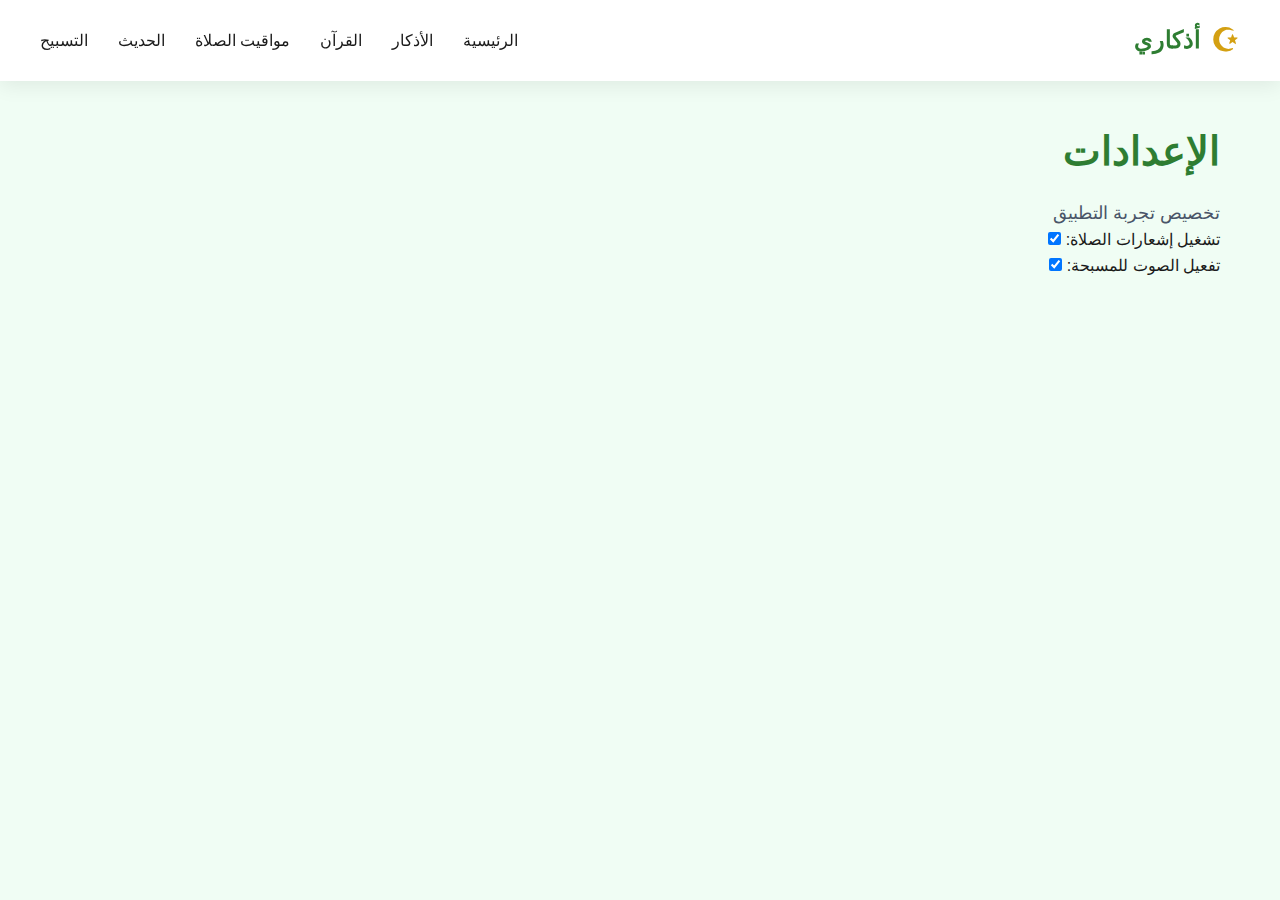
<file: settings.html>
<!DOCTYPE html>
<html lang="ar" dir="rtl">
<head>
  <meta charset="utf-8">
  <meta name="viewport" content="width=device-width, initial-scale=1">
  <title>الإعدادات - أذكاري الذكية</title>
  <link rel="stylesheet" href="styles.css">
</head>
<body>
  <header class="header">
    <nav class="nav">
      <div class="logo"><span class="logo-icon">☪</span><span class="logo-text">أذكاري</span></div>
      <ul class="nav-links">
        <li><a href="index.html">الرئيسية</a></li>
        <li><a href="azkar.html">الأذكار</a></li>
        <li><a href="quran/index.html">القرآن</a></li>
        <li><a href="prayer.html">مواقيت الصلاة</a></li>
        <li><a href="hadith.html">الحديث</a></li>
        <li><a href="tasbeeh.html">التسبيح</a></li>
      </ul>
    </nav>
  </header>

  <main class="container" style="padding-top:120px;">
    <h2 class="section-title">الإعدادات</h2>
    <p class="section-subtitle">تخصيص تجربة التطبيق</p>

    <section class="settings-section">
      <label>تشغيل إشعارات الصلاة: <input type="checkbox" id="enablePrayerNotifications" checked></label>
      <br/>
      <label>تفعيل الصوت للمسبحة: <input type="checkbox" id="enableTasbeehSound" checked></label>
    </section>
  </main>

  <script src="script.js"></script>
</body>
</html>
</file>
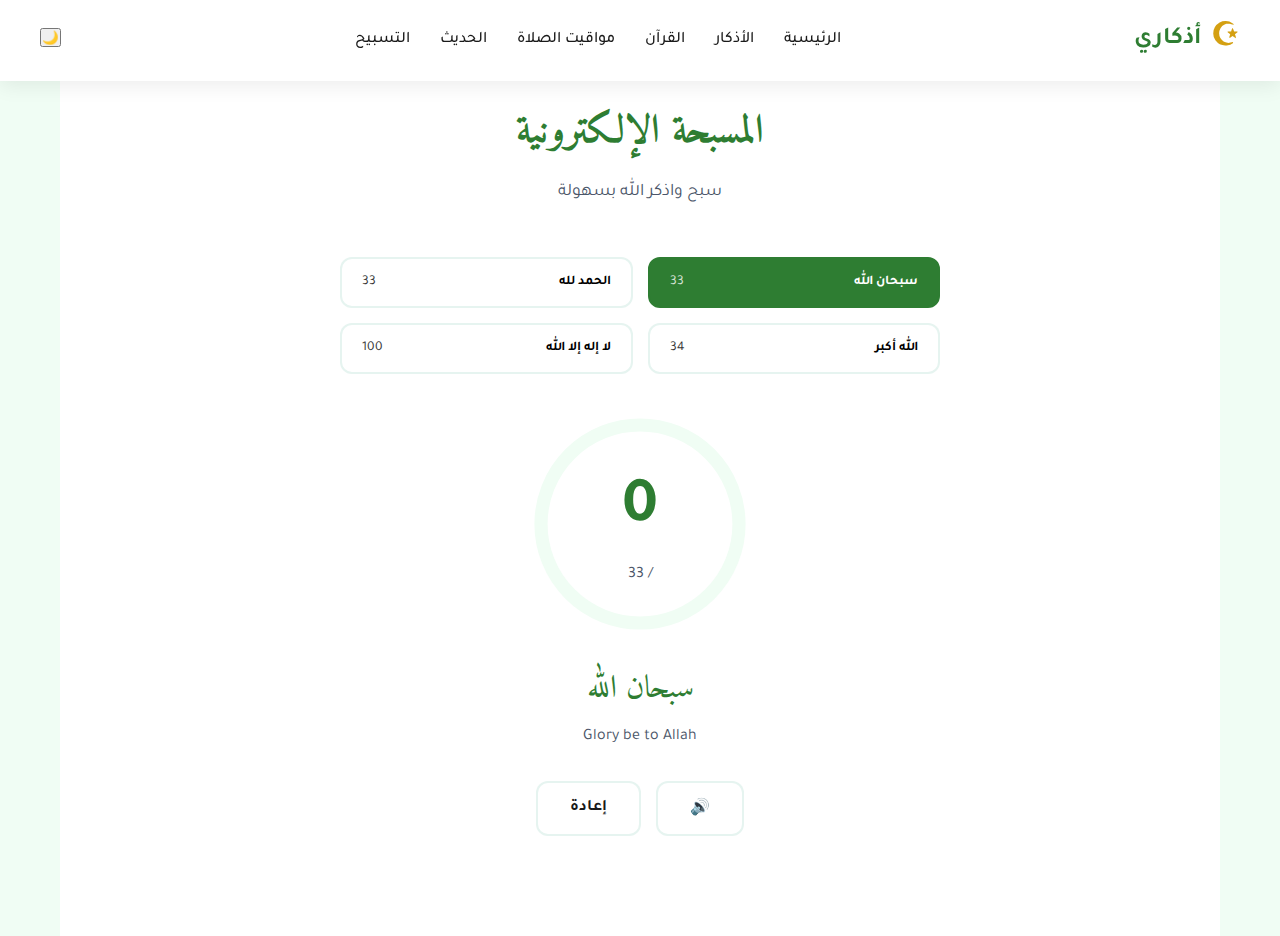
<file: tasbeeh.html>
<!DOCTYPE html>
<html lang="ar" dir="rtl">
<head>
    <meta charset="utf-8">
    <meta name="viewport" content="width=device-width, initial-scale=1">
    <title>التسبيح - أذكاري الذكية</title>
    <link href="https://fonts.googleapis.com/css2?family=Amiri:wght@400;700&family=Tajawal:wght@300;400;500;700&display=swap" rel="stylesheet">
    <link rel="stylesheet" href="styles.css">
</head>
<body>
    <header class="header">
        <nav class="nav">
            <div class="logo"><span class="logo-icon">☪</span><span class="logo-text">أذكاري</span></div>
            <ul class="nav-links">
                <li><a href="index.html">الرئيسية</a></li>
                <li><a href="azkar.html">الأذكار</a></li>
                <li><a href="quran/index.html">القرآن</a></li>
                <li><a href="prayer.html">مواقيت الصلاة</a></li>
                <li><a href="hadith.html">الحديث</a></li>
                <li><a href="tasbeeh.html" class="active">التسبيح</a></li>
            </ul>
            <div class="nav-actions">
                <button id="toggle-theme" class="theme-toggle">🌙</button>
                <button class="mobile-menu-btn" onclick="toggleMobileMenu()">☰</button>
            </div>
        </nav>
        <div class="mobile-menu" id="mobileMenu">
            <a href="index.html" onclick="closeMobileMenu()">الرئيسية</a>
            <a href="azkar.html" onclick="closeMobileMenu()">الأذكار</a>
            <a href="quran/index.html" onclick="closeMobileMenu()">القرآن</a>
            <a href="prayer.html" onclick="closeMobileMenu()">مواقيت الصلاة</a>
            <a href="hadith.html" onclick="closeMobileMenu()">الحديث</a>
            <a href="tasbeeh.html" onclick="closeMobileMenu()">التسبيح</a>
        </div>
    </header>

    <main class="container">
        <section class="tasbeeh-section">
            <div class="section-header"><h2 class="section-title">المسبحة الإلكترونية</h2><p class="section-subtitle">سبح واذكر الله بسهولة</p></div>
            <div class="tasbeeh-container">
                <div class="tasbeeh-options">
                    <button class="tasbeeh-option active" data-target="33" onclick="selectTasbeeh(this, 'سبحان الله', 'Glory be to Allah', 33)"><span class="option-text">سبحان الله</span><span class="option-count">33</span></button>
                    <button class="tasbeeh-option" data-target="33" onclick="selectTasbeeh(this, 'الحمد لله', 'Praise be to Allah', 33)"><span class="option-text">الحمد لله</span><span class="option-count">33</span></button>
                    <button class="tasbeeh-option" data-target="34" onclick="selectTasbeeh(this, 'الله أكبر', 'Allah is the Greatest', 34)"><span class="option-text">الله أكبر</span><span class="option-count">34</span></button>
                    <button class="tasbeeh-option" data-target="100" onclick="selectTasbeeh(this, 'لا إله إلا الله', 'There is no god but Allah', 100)"><span class="option-text">لا إله إلا الله</span><span class="option-count">100</span></button>
                </div>
                <div class="tasbeeh-counter">
                    <div class="counter-circle" onclick="incrementCounter()">
                        <svg class="progress-ring" viewBox="0 0 200 200">
                            <circle class="progress-ring-bg" cx="100" cy="100" r="90"></circle>
                            <circle class="progress-ring-fill" id="progressRing" cx="100" cy="100" r="90"></circle>
                        </svg>
                        <div class="counter-content"><span class="counter-number" id="counterNumber">0</span><span class="counter-target" id="counterTarget">/ 33</span></div>
                    </div>
                    <div class="tasbeeh-text"><p class="tasbeeh-arabic" id="tasbeehArabic">سبحان الله</p><p class="tasbeeh-translation" id="tasbeehTranslation">Glory be to Allah</p></div>
                    <div class="tasbeeh-controls"><button class="btn btn-secondary" onclick="toggleSound()"><span id="soundIcon">🔊</span></button><button class="btn btn-secondary" onclick="resetCounter()">إعادة</button></div>
                </div>
            </div>
        </section>
    </main>

    <script src="script.js"></script>
</body>
</html>
</file>
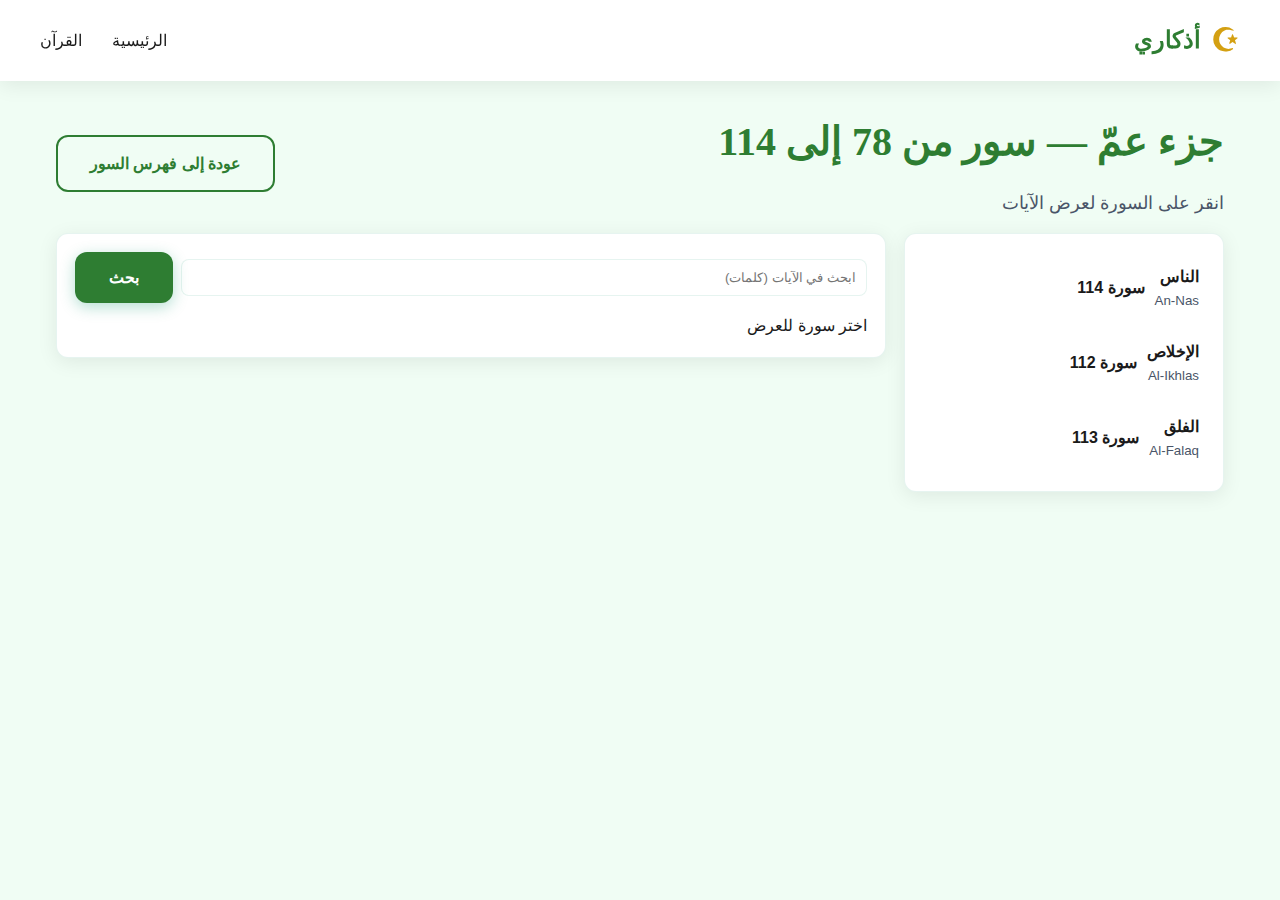
<file: quran/juz30.html>
<!DOCTYPE html>
<html lang="ar" dir="rtl">
<head>
  <meta charset="UTF-8">
  <meta name="referrer" content="no-referrer"/>
  <meta name="viewport" content="width=device-width,initial-scale=1">
  <title>جزء عمّ — أذكاري الذكية</title>
  <link rel="stylesheet" href="../styles.css">
  <style>
    .juz-container { padding: 28px 16px; }
    .juz-grid { display: grid; grid-template-columns: 320px 1fr; gap: 18px; align-items:start; }
    .juz-list { background: var(--card-bg); border:1px solid var(--card-border); border-radius:12px; padding:12px; box-shadow: var(--shadow); max-height:72vh; overflow:auto; }
    .juz-list .item { padding:10px 12px; margin:8px 0; border-radius:8px; cursor:pointer; display:flex; gap:10px; align-items:center; }
    .juz-list .item:hover { background: #f0fff4; }
    .juz-list .item.active { background: var(--primary); color:#fff; }
    .verse-panel { background: var(--card-bg); border:1px solid var(--card-border); border-radius:12px; padding:18px; box-shadow: var(--shadow); max-height:78vh; overflow:auto; }
    .verse-panel h2 { font-family: var(--font-arabic); margin-bottom:8px; }
    .verse { background: transparent; padding:10px 12px; margin:6px 0; border-radius:8px; font-size:20px; line-height:2; }
    .verse .vnum { display:inline-block; min-width:42px; text-align:center; background:var(--background); color:var(--foreground-light); border-radius:10px; padding:6px 8px; margin-left:12px; }
    .search-row { display:flex; gap:8px; align-items:center; margin-bottom:10px; }
    @media (max-width:800px) { .juz-grid { grid-template-columns: 1fr; } .juz-list{max-height:240px;} }
  </style>
</head>
<body>

  <header class="header">
    <nav class="nav">
      <div class="logo"><span class="logo-icon">☪</span><span class="logo-text">أذكاري</span></div>
      <ul class="nav-links">
        <li><a href="../index.html">الرئيسية</a></li>
        <li><a href="../quran/index.html" class="active">القرآن</a></li>
      </ul>
    </nav>
  </header>

  <main class="container juz-container" style="padding-top:110px;">
    <div style="display:flex;justify-content:space-between;align-items:center;margin-bottom:16px;">
      <div>
        <h1 class="section-title">جزء عمّ — سور من 78 إلى 114</h1>
        <p class="section-subtitle">انقر على السورة لعرض الآيات</p>
      </div>
      <div>
        <a href="../quran/index.html" class="btn btn-outline">عودة إلى فهرس السور</a>
      </div>
    </div>

    <div class="juz-grid">
      <div class="juz-list" id="suraList" role="navigation" aria-label="قائمة سور جزء عم"></div>
      <div class="verse-panel" id="versePanel">
        <div class="search-row">
          <input id="searchInput" placeholder="ابحث في الآيات (كلمات)" style="flex:1;padding:10px;border-radius:8px;border:1px solid var(--card-border);" />
          <button id="searchBtn" class="btn btn-primary">بحث</button>
        </div>
        <div id="verseContent"><p class="muted">اختر سورة للعرض</p></div>
      </div>
    </div>
  </main>

  <script src="juz30.js"></script>
</body>
</html>
</file>
<file: styles.css>
:root {
    /* slightly reduced/muted green tones per request */
    --primary: #2e7d32; /* less saturated than before */
    --primary-light: #10b981;
    --primary-dark: #047857;
    --accent: #d4a012;
    --accent-light: #fbbf24;
    --background: #f0fdf4;
    --background-dark: #064e3b;
    --foreground: #1a1a1a;
    --foreground-light: #4a5568;
    --card-bg: #ffffff;
    --card-border: rgba(5, 150, 105, 0.1);
    --shadow: 0 4px 20px rgba(0, 0, 0, 0.08);
    --shadow-lg: 0 10px 40px rgba(0, 0, 0, 0.12);
    --transition: all 0.3s cubic-bezier(0.4, 0, 0.2, 1);
    --font-arabic: 'Amiri', serif;
    --font-main: 'Tajawal', sans-serif;
}

/* Reset & Base */
* {
    margin: 0;
    padding: 0;
    box-sizing: border-box;
}

html {
    scroll-behavior: smooth;
}

body {
    font-family: var(--font-main);
    background: var(--background);
    color: var(--foreground);
    line-height: 1.6;
    overflow-x: hidden;
}

.container {
    max-width: 1200px;
    margin: 0 auto;
    padding: 0 20px;
}

/* ========================================
   Header & Navigation
   ======================================== */
.header {
    position: fixed;
    top: 0;
    left: 0;
    right: 0;
    background: rgba(255, 255, 255, 0.95);
    backdrop-filter: blur(10px);
    z-index: 1000;
    box-shadow: var(--shadow);
}

.nav {
    display: flex;
    justify-content: space-between;
    align-items: center;
    padding: 15px 40px;
    max-width: 1400px;
    margin: 0 auto;
}

.logo {
    display: flex;
    align-items: center;
    gap: 10px;
    font-size: 1.5rem;
    font-weight: 700;
    color: var(--primary);
}

.logo-icon {
    font-size: 2rem;
    color: var(--accent);
}

.nav-links {
    display: flex;
    list-style: none;
    gap: 30px;
}

.nav-links a {
    text-decoration: none;
    color: var(--foreground);
    font-weight: 500;
    transition: var(--transition);
    position: relative;
}

.nav-links a::after {
    content: '';
    position: absolute;
    bottom: -5px;
    right: 0;
    width: 0;
    height: 2px;
    background: var(--primary);
    transition: var(--transition);
}

.nav-links a:hover::after {
    width: 100%;
}

.mobile-menu-btn {
    display: none;
    background: none;
    border: none;
    font-size: 1.5rem;
    cursor: pointer;
    color: var(--primary);
}

.mobile-menu {
    display: none;
    flex-direction: column;
    background: white;
    padding: 20px;
    gap: 15px;
}

.mobile-menu a {
    text-decoration: none;
    color: var(--foreground);
    padding: 10px;
    border-radius: 8px;
    transition: var(--transition);
}

.mobile-menu a:hover {
    background: var(--background);
}

/* ========================================
   Hero Section
   ======================================== */
.hero {
    min-height: 100vh;
    display: flex;
    align-items: center;
    justify-content: center;
    background: linear-gradient(135deg, var(--background) 0%, #d1fae5 50%, #a7f3d0 100%);
    position: relative;
    padding: 100px 20px 60px;
    overflow: hidden;
}

.hero-decorations {
    position: absolute;
    inset: 0;
    pointer-events: none;
}

.decoration {
    position: absolute;
    opacity: 0.3;
    animation: float 6s ease-in-out infinite;
}

.decoration.star {
    top: 20%;
    right: 15%;
    font-size: 2rem;
    color: var(--accent);
    animation-delay: 0s;
}

.decoration.moon {
    top: 30%;
    left: 10%;
    font-size: 3rem;
    color: var(--primary);
    animation-delay: 2s;
}

.decoration.sparkle {
    bottom: 30%;
    right: 20%;
    font-size: 1.5rem;
    color: var(--accent);
    animation-delay: 4s;
}

@keyframes float {
    0%, 100% { transform: translateY(0) rotate(0deg); }
    50% { transform: translateY(-20px) rotate(10deg); }
}

.hero-content {
    text-align: center;
    max-width: 800px;
    z-index: 1;
}

.hero-title {
    font-family: var(--font-arabic);
    font-size: 4rem;
    color: var(--primary);
    margin-bottom: 20px;
    text-shadow: 2px 2px 4px rgba(0, 0, 0, 0.1);
}

.hero-subtitle {
    font-size: 1.5rem;
    color: var(--accent);
    margin-bottom: 20px;
}

.hero-description {
    font-size: 1.1rem;
    color: var(--foreground-light);
    margin-bottom: 40px;
    max-width: 600px;
    margin-left: auto;
    margin-right: auto;
}

.hero-buttons {
    display: flex;
    gap: 20px;
    justify-content: center;
    flex-wrap: wrap;
    margin-bottom: 60px;
}

/* Prayer widget in hero */
.hero-prayer-widget {
    margin: 20px auto 28px;
    background: rgba(255,255,255,0.9);
    border: 1px solid var(--card-border);
    border-radius: 12px;
    padding: 12px 16px;
    max-width: 520px;
    box-shadow: 0 8px 30px rgba(0,0,0,0.06);
}
.hero-prayer-widget .prayer-header {
    display:flex;align-items:center;justify-content:space-between;margin-bottom:8px;font-weight:700;color:var(--primary);
}
.prayer-row{display:flex;justify-content:space-between;padding:8px 6px;border-top:1px dashed rgba(0,0,0,0.04)}
.prayer-row:first-of-type{border-top:none}
.prayer-name{font-weight:600;color:var(--foreground)}
.prayer-time{font-weight:700;color:var(--primary)}

/* toast small tweaks */
.app-toast{opacity:1}

.hero-stats {
    display: flex;
    justify-content: center;
    gap: 60px;
    flex-wrap: wrap;
}

.stat {
    text-align: center;
}

.stat-number {
    display: block;
    font-size: 2.5rem;
    font-weight: 700;
    color: var(--primary);
}

.stat-label {
    color: var(--foreground-light);
    font-size: 0.9rem;
}

/* ========================================
   Buttons
   ======================================== */
.btn {
    display: inline-flex;
    align-items: center;
    justify-content: center;
    padding: 14px 32px;
    border-radius: 12px;
    font-size: 1rem;
    font-weight: 600;
    text-decoration: none;
    cursor: pointer;
    transition: var(--transition);
    border: 2px solid transparent;
    font-family: var(--font-main);
}

.btn-primary {
    background: var(--primary);
    color: white;
    box-shadow: 0 4px 15px rgba(5, 150, 105, 0.3);
}

.btn-primary:hover {
    background: var(--primary-light);
    transform: translateY(-2px);
    box-shadow: 0 6px 20px rgba(5, 150, 105, 0.4);
}

.btn-outline {
    background: transparent;
    color: var(--primary);
    border-color: var(--primary);
}

.btn-outline:hover {
    background: var(--primary);
    color: white;
}

.btn-secondary {
    background: var(--card-bg);
    color: var(--foreground);
    border-color: var(--card-border);
}

.btn-secondary:hover {
    background: var(--background);
}

.btn-icon {
    background: transparent;
    border: none;
    font-size: 1.5rem;
    cursor: pointer;
    padding: 10px;
    border-radius: 50%;
    transition: var(--transition);
}

.btn-icon:hover {
    background: var(--background);
    transform: scale(1.1);
}

/* ========================================
   Section Styles
   ======================================== */
.section-header {
    text-align: center;
    margin-bottom: 50px;
}

.section-title {
    font-family: var(--font-arabic);
    font-size: 2.5rem;
    color: var(--primary);
    margin-bottom: 15px;
}

.section-subtitle {
    color: var(--foreground-light);
    font-size: 1.1rem;
}

/* ========================================
   Azkar Section
   ======================================== */
.azkar-section {
    padding: 100px 0;
    background: white;
}

.azkar-grid {
    display: grid;
    grid-template-columns: repeat(auto-fit, minmax(300px, 1fr));
    gap: 25px;
}

.azkar-card {
    background: var(--card-bg);
    border: 1px solid var(--card-border);
    border-radius: 20px;
    padding: 30px;
    text-align: center;
    cursor: pointer;
    transition: var(--transition);
    box-shadow: var(--shadow);
}

.azkar-card:hover {
    transform: translateY(-8px);
    box-shadow: var(--shadow-lg);
    border-color: var(--primary);
}

.azkar-icon {
    font-size: 3rem;
    margin-bottom: 20px;
}

.azkar-card h3 {
    font-size: 1.3rem;
    color: var(--primary);
    margin-bottom: 10px;
}

.azkar-card p {
    color: var(--foreground-light);
    margin-bottom: 15px;
}

.azkar-count {
    display: inline-block;
    background: var(--background);
    color: var(--primary);
    padding: 5px 15px;
    border-radius: 20px;
    font-size: 0.9rem;
    font-weight: 500;
}

/* ========================================
   Quran Section
   ======================================== */
.quran-section {
    padding: 100px 0;
    background: linear-gradient(180deg, var(--background) 0%, white 100%);
}

.quran-verse-card {
    background: white;
    border-radius: 24px;
    padding: 40px;
    box-shadow: var(--shadow-lg);
    margin-bottom: 50px;
    border: 1px solid var(--card-border);
}

.verse-header {
    display: flex;
    justify-content: space-between;
    margin-bottom: 25px;
    flex-wrap: wrap;
    gap: 10px;
}

.surah-name {
    background: var(--primary);
    color: white;
    padding: 8px 20px;
    border-radius: 20px;
    font-weight: 500;
}

.verse-number {
    color: var(--foreground-light);
    padding: 8px 20px;
    background: var(--background);
    border-radius: 20px;
}

.verse-text {
    font-family: var(--font-arabic);
    font-size: 1.8rem;
    line-height: 2.2;
    text-align: center;
    color: var(--foreground);
    margin-bottom: 25px;
}

.verse-actions {
    display: flex;
    justify-content: center;
    gap: 15px;
}

.surah-grid {
    display: grid;
    grid-template-columns: repeat(auto-fit, minmax(250px, 1fr));
    gap: 20px;
}

.surah-card {
    display: flex;
    align-items: center;
    gap: 15px;
    background: white;
    padding: 20px;
    border-radius: 16px;
    box-shadow: var(--shadow);
    cursor: pointer;
    transition: var(--transition);
    border: 1px solid var(--card-border);
}

.surah-card:hover {
    transform: translateY(-4px);
    box-shadow: var(--shadow-lg);
}

.surah-number {
    width: 50px;
    height: 50px;
    background: linear-gradient(135deg, var(--primary), var(--primary-light));
    color: white;
    border-radius: 12px;
    display: flex;
    align-items: center;
    justify-content: center;
    font-weight: 700;
    font-size: 1.2rem;
}

.surah-info h4 {
    color: var(--foreground);
    font-size: 1.1rem;
    margin-bottom: 5px;
}

.surah-info span {
    color: var(--foreground-light);
    font-size: 0.85rem;
}

/* ========================================
   Hadith Section
   ======================================== */
.hadith-section {
    padding: 100px 0;
    background: var(--background-dark);
    color: white;
}

.hadith-section .section-title {
    color: white;
}

.hadith-section .section-subtitle {
    color: rgba(255, 255, 255, 0.7);
}

.hadith-carousel {
    display: flex;
    align-items: center;
    gap: 20px;
    max-width: 800px;
    margin: 0 auto;
}

.carousel-btn {
    background: rgba(255, 255, 255, 0.1);
    border: none;
    color: white;
    width: 50px;
    height: 50px;
    border-radius: 50%;
    cursor: pointer;
    font-size: 1.2rem;
    transition: var(--transition);
    flex-shrink: 0;
}

.carousel-btn:hover {
    background: rgba(255, 255, 255, 0.2);
}

.hadith-card {
    flex: 1;
    background: rgba(255, 255, 255, 0.1);
    backdrop-filter: blur(10px);
    border-radius: 24px;
    padding: 40px;
    text-align: center;
}

.hadith-text {
    font-family: var(--font-arabic);
    font-size: 1.5rem;
    line-height: 2;
    margin-bottom: 25px;
}

.hadith-info {
    display: flex;
    justify-content: center;
    gap: 20px;
    flex-wrap: wrap;
    margin-bottom: 20px;
}

.hadith-narrator {
    background: var(--accent);
    color: var(--background-dark);
    padding: 5px 15px;
    border-radius: 15px;
    font-size: 0.9rem;
}

.hadith-source {
    background: rgba(255, 255, 255, 0.2);
    padding: 5px 15px;
    border-radius: 15px;
    font-size: 0.9rem;
}

.hadith-actions {
    display: flex;
    justify-content: center;
    gap: 15px;
}

.hadith-dots {
    display: flex;
    justify-content: center;
    gap: 10px;
    margin-top: 30px;
}

.hadith-dot {
    width: 12px;
    height: 12px;
    border-radius: 50%;
    background: rgba(255, 255, 255, 0.3);
    cursor: pointer;
    transition: var(--transition);
}

.hadith-dot.active {
    background: var(--accent);
    transform: scale(1.2);
}

/* ========================================
   Tasbeeh Section
   ======================================== */
.tasbeeh-section {
    padding: 100px 0;
    background: white;
}

.tasbeeh-container {
    max-width: 600px;
    margin: 0 auto;
}

.tasbeeh-options {
    display: grid;
    grid-template-columns: repeat(2, 1fr);
    gap: 15px;
    margin-bottom: 40px;
}

.tasbeeh-option {
    display: flex;
    justify-content: space-between;
    align-items: center;
    padding: 15px 20px;
    background: var(--card-bg);
    border: 2px solid var(--card-border);
    border-radius: 12px;
    cursor: pointer;
    transition: var(--transition);
    font-family: var(--font-main);
}

.tasbeeh-option:hover {
    border-color: var(--primary);
}

.tasbeeh-option.active {
    background: var(--primary);
    color: white;
    border-color: var(--primary);
}

.option-text {
    font-weight: 600;
}

.option-count {
    font-size: 0.85rem;
    opacity: 0.8;
}

.tasbeeh-counter {
    text-align: center;
}

.counter-circle {
    position: relative;
    width: 220px;
    height: 220px;
    margin: 0 auto 30px;
    cursor: pointer;
    transition: var(--transition);
}

.counter-circle:hover {
    transform: scale(1.02);
}

.counter-circle:active {
    transform: scale(0.98);
}

.progress-ring {
    width: 100%;
    height: 100%;
    transform: rotate(-90deg);
}

.progress-ring-bg {
    fill: none;
    stroke: var(--background);
    stroke-width: 12;
}

.progress-ring-fill {
    fill: none;
    stroke: var(--primary);
    stroke-width: 12;
    stroke-linecap: round;
    stroke-dasharray: 565.48;
    stroke-dashoffset: 565.48;
    transition: stroke-dashoffset 0.3s ease;
}

.counter-content {
    position: absolute;
    top: 50%;
    left: 50%;
    transform: translate(-50%, -50%);
}

.counter-number {
    display: block;
    font-size: 4rem;
    font-weight: 700;
    color: var(--primary);
}

.counter-target {
    display: block;
    font-size: 1rem;
    color: var(--foreground-light);
}

.tasbeeh-text {
    margin-bottom: 30px;
}

.tasbeeh-arabic {
    font-family: var(--font-arabic);
    font-size: 2rem;
    color: var(--primary);
    margin-bottom: 10px;
}

.tasbeeh-translation {
    color: var(--foreground-light);
}

.tasbeeh-controls {
    display: flex;
    justify-content: center;
    gap: 15px;
}

/* ========================================
   Footer
   ======================================== */
.footer {
    background: var(--background-dark);
    color: white;
    padding: 60px 0 30px;
}

.footer-content {
    display: grid;
    grid-template-columns: repeat(auto-fit, minmax(200px, 1fr));
    gap: 40px;
    margin-bottom: 40px;
}

.footer-brand {
    display: flex;
    flex-direction: column;
    gap: 10px;
}

.footer-brand .logo-icon {
    font-size: 2.5rem;
}

.footer-brand .logo-text {
    font-size: 1.5rem;
    font-weight: 700;
}

.footer-brand p {
    opacity: 0.7;
}

.footer-links h4,
.footer-contact h4 {
    margin-bottom: 20px;
    color: var(--accent);
}

.footer-links a {
    display: block;
    color: rgba(255, 255, 255, 0.7);
    text-decoration: none;
    margin-bottom: 10px;
    transition: var(--transition);
}

.footer-links a:hover {
    color: white;
}

.footer-contact p {
    opacity: 0.7;
}

.footer-bottom {
    text-align: center;
    padding-top: 30px;
    border-top: 1px solid rgba(255, 255, 255, 0.1);
    opacity: 0.7;
}

/* ========================================
   Modal
   ======================================== */
.modal {
    display: none;
    position: fixed;
    inset: 0;
    background: rgba(0, 0, 0, 0.6);
    backdrop-filter: blur(5px);
    z-index: 2000;
    align-items: center;
    justify-content: center;
    padding: 20px;
}

.modal.active {
    display: flex;
}

.modal-content {
    background: white;
    border-radius: 24px;
    max-width: 600px;
    width: 100%;
    max-height: 80vh;
    overflow: hidden;
    animation: modalIn 0.3s ease;
}

@keyframes modalIn {
    from {
        opacity: 0;
        transform: scale(0.9) translateY(20px);
    }
    to {
        opacity: 1;
        transform: scale(1) translateY(0);
    }
}

.modal-header {
    display: flex;
    justify-content: space-between;
    align-items: center;
    padding: 25px 30px;
    background: var(--primary);
    color: white;
}

.modal-header h3 {
    font-size: 1.3rem;
}

.modal-close {
    background: none;
    border: none;
    color: white;
    font-size: 2rem;
    cursor: pointer;
    line-height: 1;
}

.modal-body {
    padding: 30px;
    overflow-y: auto;
    max-height: 60vh;
}

.zikr-item {
    background: var(--background);
    border-radius: 16px;
    padding: 25px;
    margin-bottom: 20px;
}

.zikr-text {
    font-family: var(--font-arabic);
    font-size: 1.3rem;
    line-height: 2;
    color: var(--foreground);
    margin-bottom: 15px;
}

.zikr-count-container {
    display: flex;
    justify-content: space-between;
    align-items: center;
}

.zikr-counter {
    display: flex;
    align-items: center;
    gap: 15px;
}

.zikr-counter button {
    width: 40px;
    height: 40px;
    border-radius: 50%;
    border: none;
    background: var(--primary);
    color: white;
    font-size: 1.2rem;
    cursor: pointer;
    transition: var(--transition);
}

.zikr-counter button:hover {
    background: var(--primary-light);
}

.zikr-counter span {
    font-size: 1.2rem;
    font-weight: 600;
    color: var(--primary);
    min-width: 60px;
    text-align: center;
}

.zikr-target {
    color: var(--foreground-light);
    font-size: 0.9rem;
}

/* ========================================
   Responsive Design
   ======================================== */
@media (max-width: 768px) {
    .nav-links {
        display: none;
    }

    .mobile-menu-btn {
        display: block;
    }

    .mobile-menu.active {
        display: flex;
    }

    .hero-title {
        font-size: 2.5rem;
    }

    .hero-subtitle {
        font-size: 1.2rem;
    }

    .hero-stats {
        gap: 30px;
    }

    .stat-number {
        font-size: 2rem;
    }

    .section-title {
        font-size: 2rem;
    }

    .verse-text {
        font-size: 1.4rem;
    }

    .hadith-carousel {
        flex-direction: column;
    }

    .carousel-btn {
        display: none;
    }

    .tasbeeh-options {
        grid-template-columns: 1fr;
    }

    .counter-circle {
        width: 180px;
        height: 180px;
    }

    .counter-number {
        font-size: 3rem;
    }
}

@media (max-width: 480px) {
    .nav {
        padding: 15px 20px;
    }

    .hero-title {
        font-size: 2rem;
    }

    .hero-buttons {
        flex-direction: column;
        align-items: center;
    }

    .btn {
        width: 100%;
        max-width: 250px;
    }

    .azkar-grid {
        grid-template-columns: 1fr;
    }

    .quran-verse-card {
        padding: 25px;
    }

    .hadith-card {
        padding: 25px;
    }

    .hadith-text {
        font-size: 1.2rem;
    }
}

/* Qibla compass smoothing */
#qiblaArrow {
    transition: transform 350ms cubic-bezier(0.22, 0.9, 0.35, 1);
    will-change: transform;
}
#qiblaCompass {
    transform-origin: 50% 50%;
}
</file>
